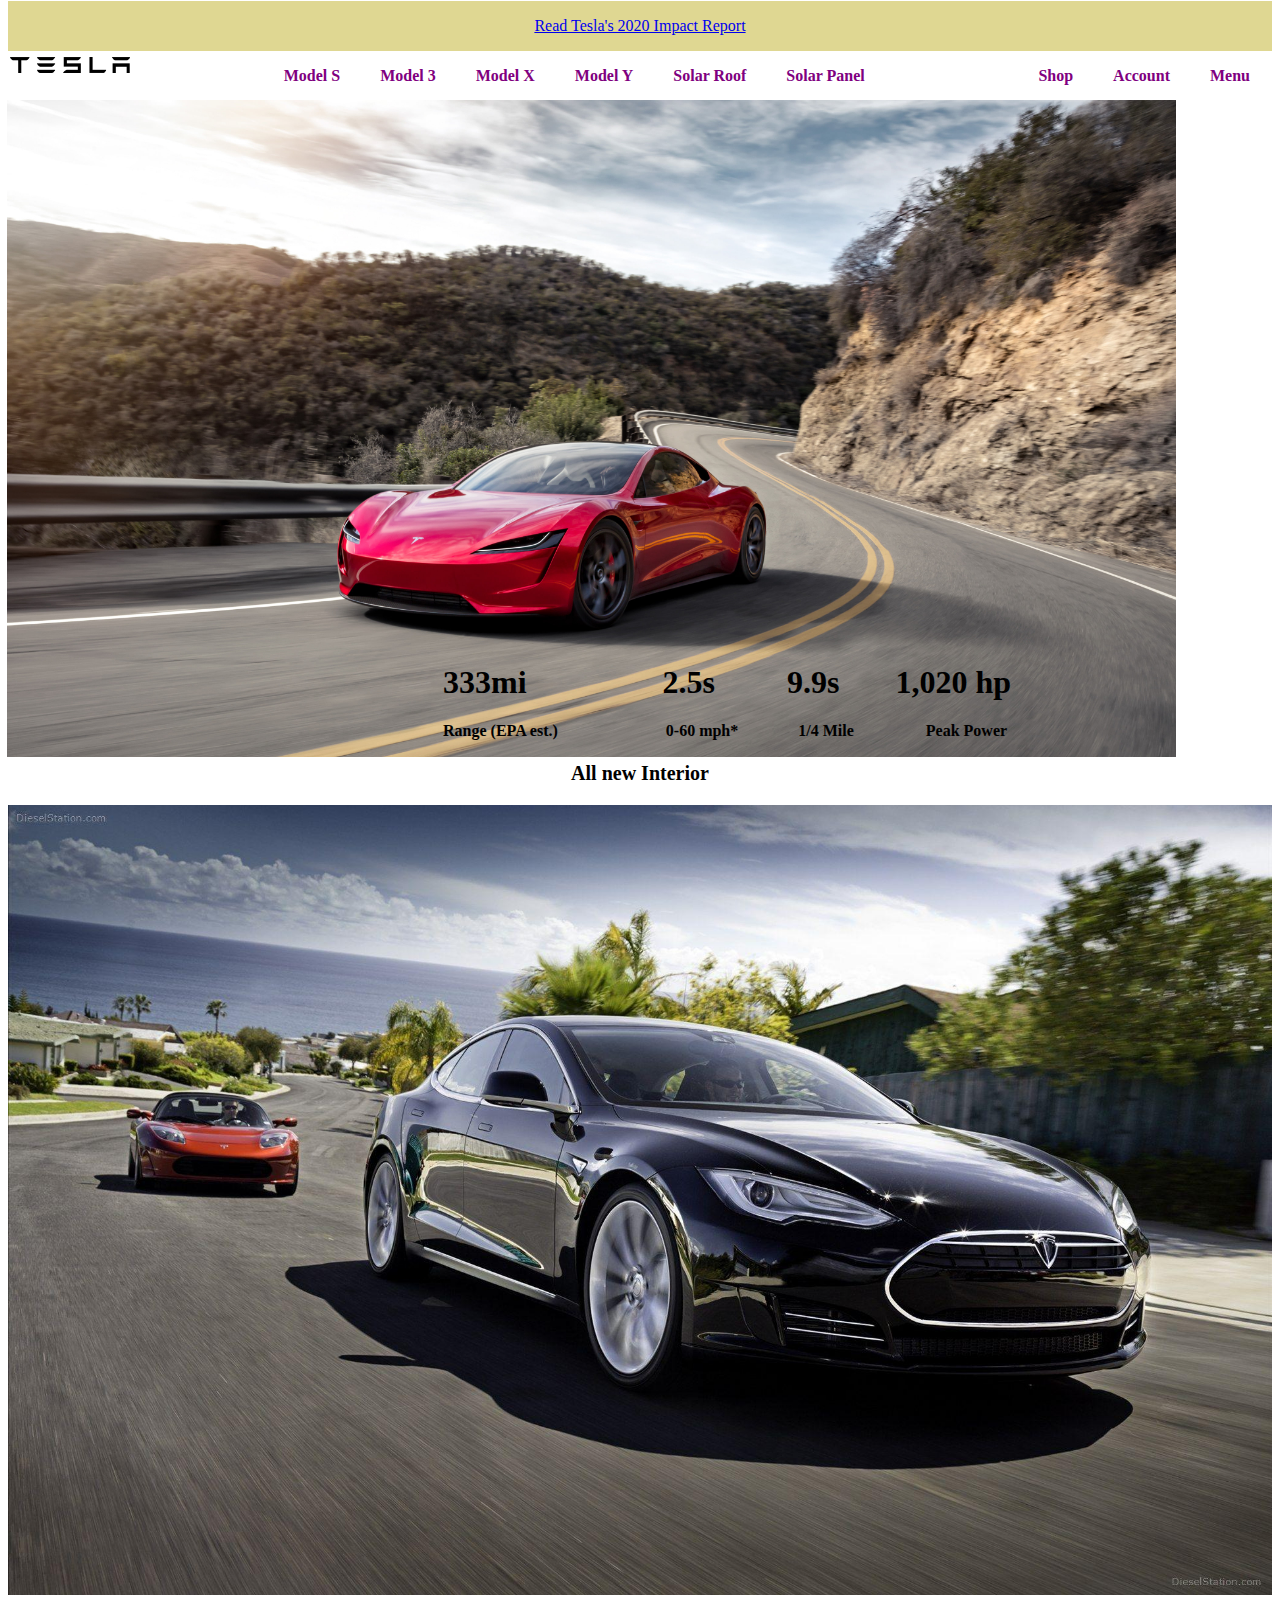
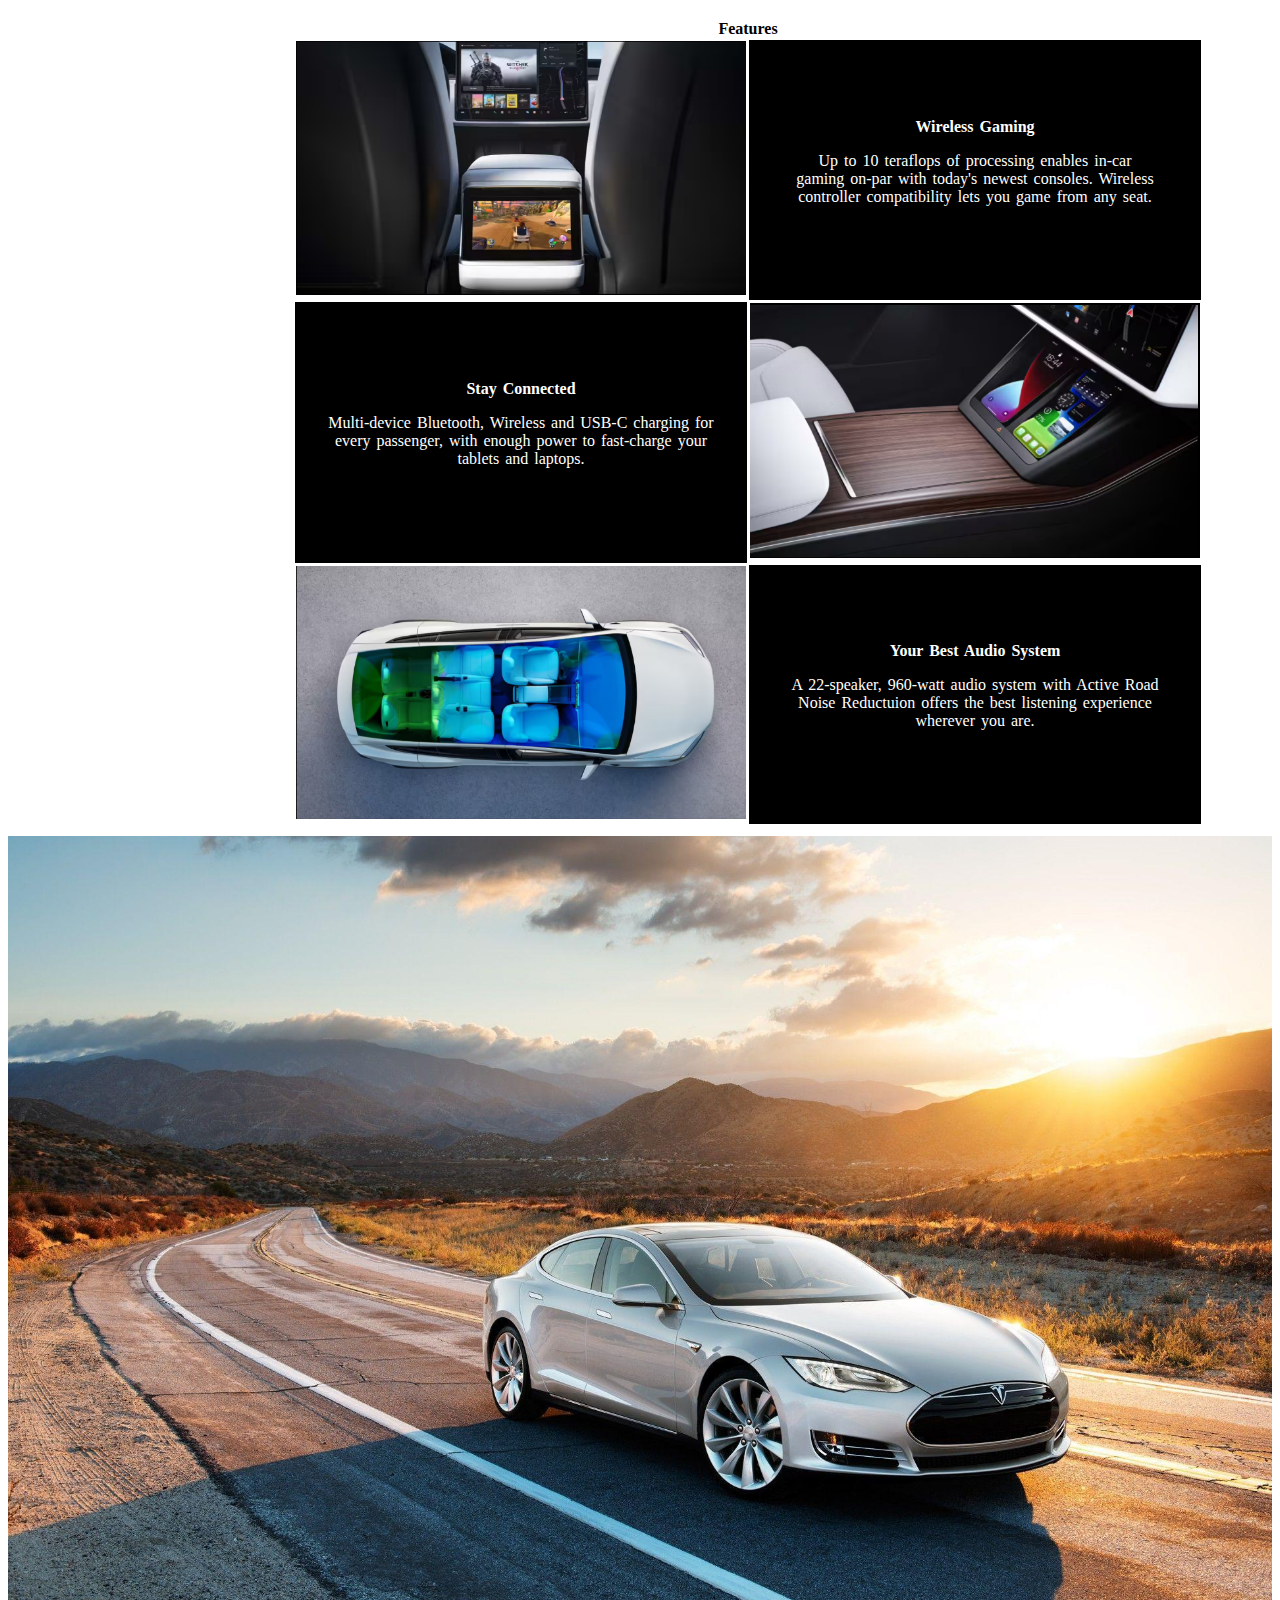
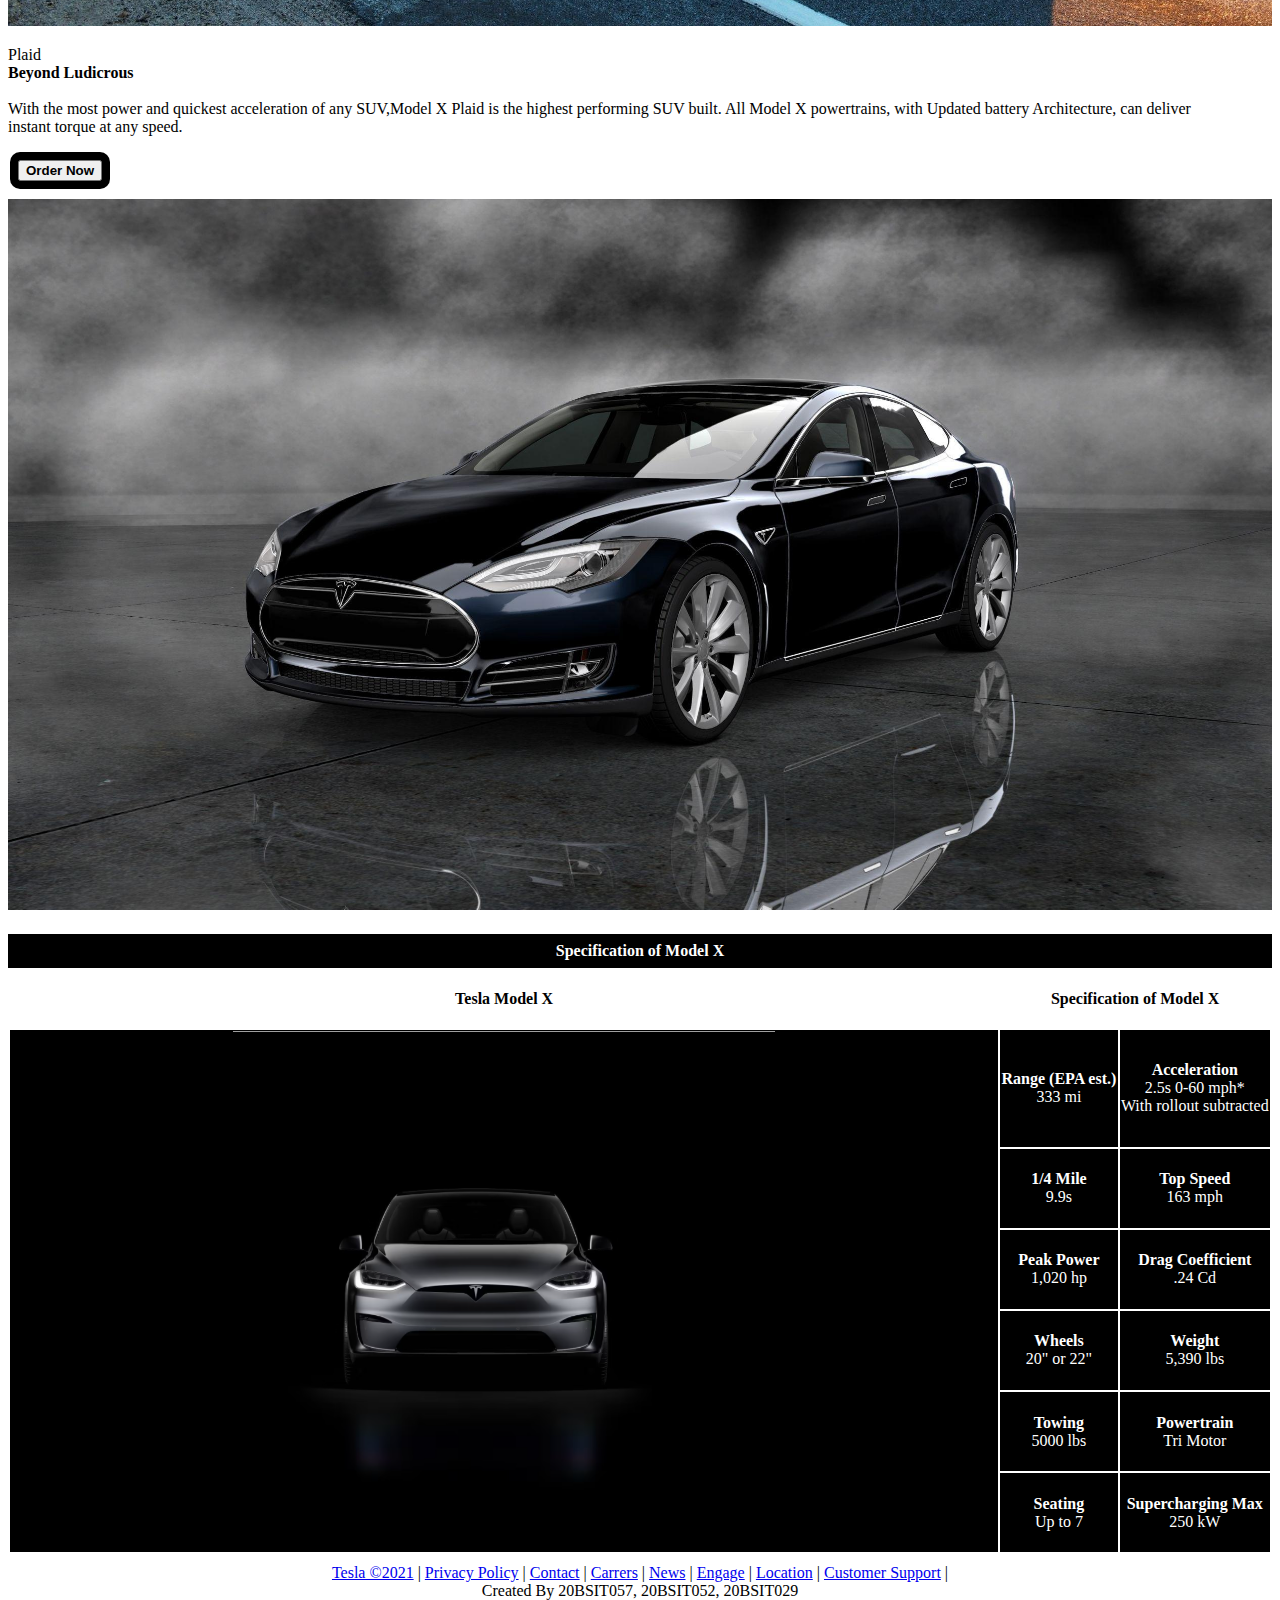
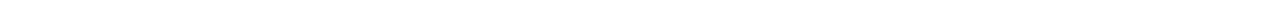
<file: Model X.html>
<!DOCTYPE html>
<html lang="en">
<head>
    <title>Model X</title>
    <link rel="stylesheet" type="text/css" href="Model X.css">
</head>
<body>
  <div class="header__announcement">
          <a href="Error.html">Read Tesla's 2020 Impact Report</a>
  </div>
    <div class="header__nav-section">
       <div>
            <img class="header__logo" src="tesla-logo-png-2244.png" width="120">
        </div>
          <div>
            <nav class="header__nav header__nav--main">
              <a href="models.html">Model S</a>
              <a href="model_3.html">Model 3</a>
              <a href="Model X.html">Model X</a>
              <a href="Model Y.html">Model Y</a>
              <a href="solar_roof.html">Solar Roof</a>
              <a href="solar.html">Solar Panel</a>
            </nav>
          </div>
            <div>
              <nav class="header__nav header__nav--sub">
              <a href="Error.html">Shop</a>
              <a href="Error.html">Account</a>
              <a href="Error.html">Menu</a>
              </nav>
            </div>
      </div>
        <div class="ispec3">
          <div class="headerimg">
             <img src="Teslacar_wallpaper.jpg" width="100%" height="10%">
          </div>
            <h1>333mi &nbsp; &nbsp; &nbsp; &nbsp; &nbsp; &nbsp; &nbsp; &nbsp; 2.5s &nbsp; &nbsp; &nbsp; &nbsp; 9.9s &nbsp; &nbsp; &nbsp; 1,020 hp </h1>
            <h4> Range (EPA est.)  &nbsp; &nbsp; &nbsp; &nbsp; &nbsp; &nbsp; &nbsp; &nbsp; &nbsp; &nbsp; &nbsp; &nbsp; &nbsp; 0-60 mph*  &nbsp; &nbsp; &nbsp; &nbsp; &nbsp; &nbsp; &nbsp;  1/4 Mile &nbsp; &nbsp; &nbsp; &nbsp; &nbsp; &nbsp; &nbsp; &nbsp; &nbsp;Peak Power</h4>
        </div>
  </div>

    <div class="slide_1">
      <p>All new Interior</p>
      <img src="tesla_1.jpg" width="100%" height="10%">
  </div> 

   <div class="table">
      <table>
        <caption style="color: black;" ><b>Features</b></caption>
        <tr>
            <td><img src="table_img_1.PNG" width="450px"></td>
            <td align="center" style="background-color: black;" width="450px"> <b style="color: white;">Wireless Gaming</b> <p style="color: white;">Up to 10 teraflops of processing enables in-car<br>gaming on-par with today's newest consoles. Wireless<br>controller compatibility lets you game from any seat.</p></td>
        </tr>
        <tr>
            <td align="center" style="background-color: black;" width="450px"> <b style="color: white;">Stay Connected</b> <p style="color: white;">Multi-device Bluetooth, Wireless and USB-C charging for<br> every passenger, with enough power to fast-charge your<br> tablets and laptops.</p></td>
            <td><img src="table_img_2.PNG" width="450px"></td>
        </tr>
        <tr>
          <td><img src="table_img_3.PNG" width="450px"></td>
          <td align="center" style="background-color: black;" width="450px"> <b style="color: white;">Your Best Audio System</b><p style="color: white;">A 22-speaker, 960-watt audio system with Active Road<br>Noise Reductuion offers the best listening experience<br>wherever you are.</p></td>
      </tr>
      </table>
    </div>
          <div class="para">
                <img src="tesla_2.jpg" width="100%" height="10%">
                <p>Plaid<br><b>Beyond Ludicrous</b><br><br>With the most power and quickest acceleration of any SUV,Model X Plaid is the highest performing SUV built. All Model X powertrains, with Updated battery Architecture, can deliver<br>instant torque at any speed.</p>
               <div class="button">
                <button><b>Order Now</b></button>
              </div>
          </div>
          <div>
                <img src="tesla_4.jpg" width="100%" height="10%">
          </div>
          <div class="tablehead">
            <caption>Specification of Model X</caption>
          </div>
            <div class="table2">
              <table style="width:100%">
                <tr>
                  <th style="text-align: center;">Tesla Model X</th>
                  <th colspan="2" style="text-align: center;">Specification of Model X</th>
                </tr>
                <tr>
                  <td rowspan="13"><img src="table_img_4.PNG" width="55%"></td>
                  <td><strong>Range (EPA est.)</strong><br>333 mi</td>
                  <td><strong>Acceleration</strong><br>2.5s 0-60 mph*<br>With rollout subtracted</td>
                </tr>
                <tr>
                   
                  <td><strong>1/4 Mile</strong><br>9.9s</td>
                  <td><strong>Top Speed</strong><br>163 mph</td>
                </tr>
                <tr>
                   
                  <td><strong>Peak Power</strong><br>1,020 hp</td>
                  <td><strong>Drag Coefficient</strong><br>.24 Cd</td>
                </tr>
                <tr>
                  
                  <td><strong>Wheels</strong><br>20" or 22"</td>
                  <td><strong>Weight</strong><br>5,390 lbs</td>
                </tr>
                <tr>
                   
                  <td><strong>Towing</strong><br>5000 lbs</td>
                  <td><strong>Powertrain</strong><br>Tri Motor</td>
                </tr>
                <tr>
                   
                  <td><strong>Seating</strong><br>Up to 7</td>
                  <td><strong>Supercharging Max</strong><br>250 kW</td>
                </tr>
              </table>
              </div>
               <div class="footer">
                 <footer>
                    <a href="Error.html">Tesla &#169;2021</a> |
                    <a href="Error.html">Privacy Policy</a> |
                    <a href="Error.html">Contact</a> |
                    <a href="Error.html">Carrers</a> | 
                    <a href="Error.html">News</a> |
                    <a href="Error.html">Engage</a> | 
                    <a href="Error.html">Location</a> |
                    <a href="Error.html">Customer Support</a> |
                 </footer>

                 <div class="Creator">
                  <caption>Created By 20BSIT057, 20BSIT052, 20BSIT029</caption>
                </div>
               </div>
</body>
</html>
</file>
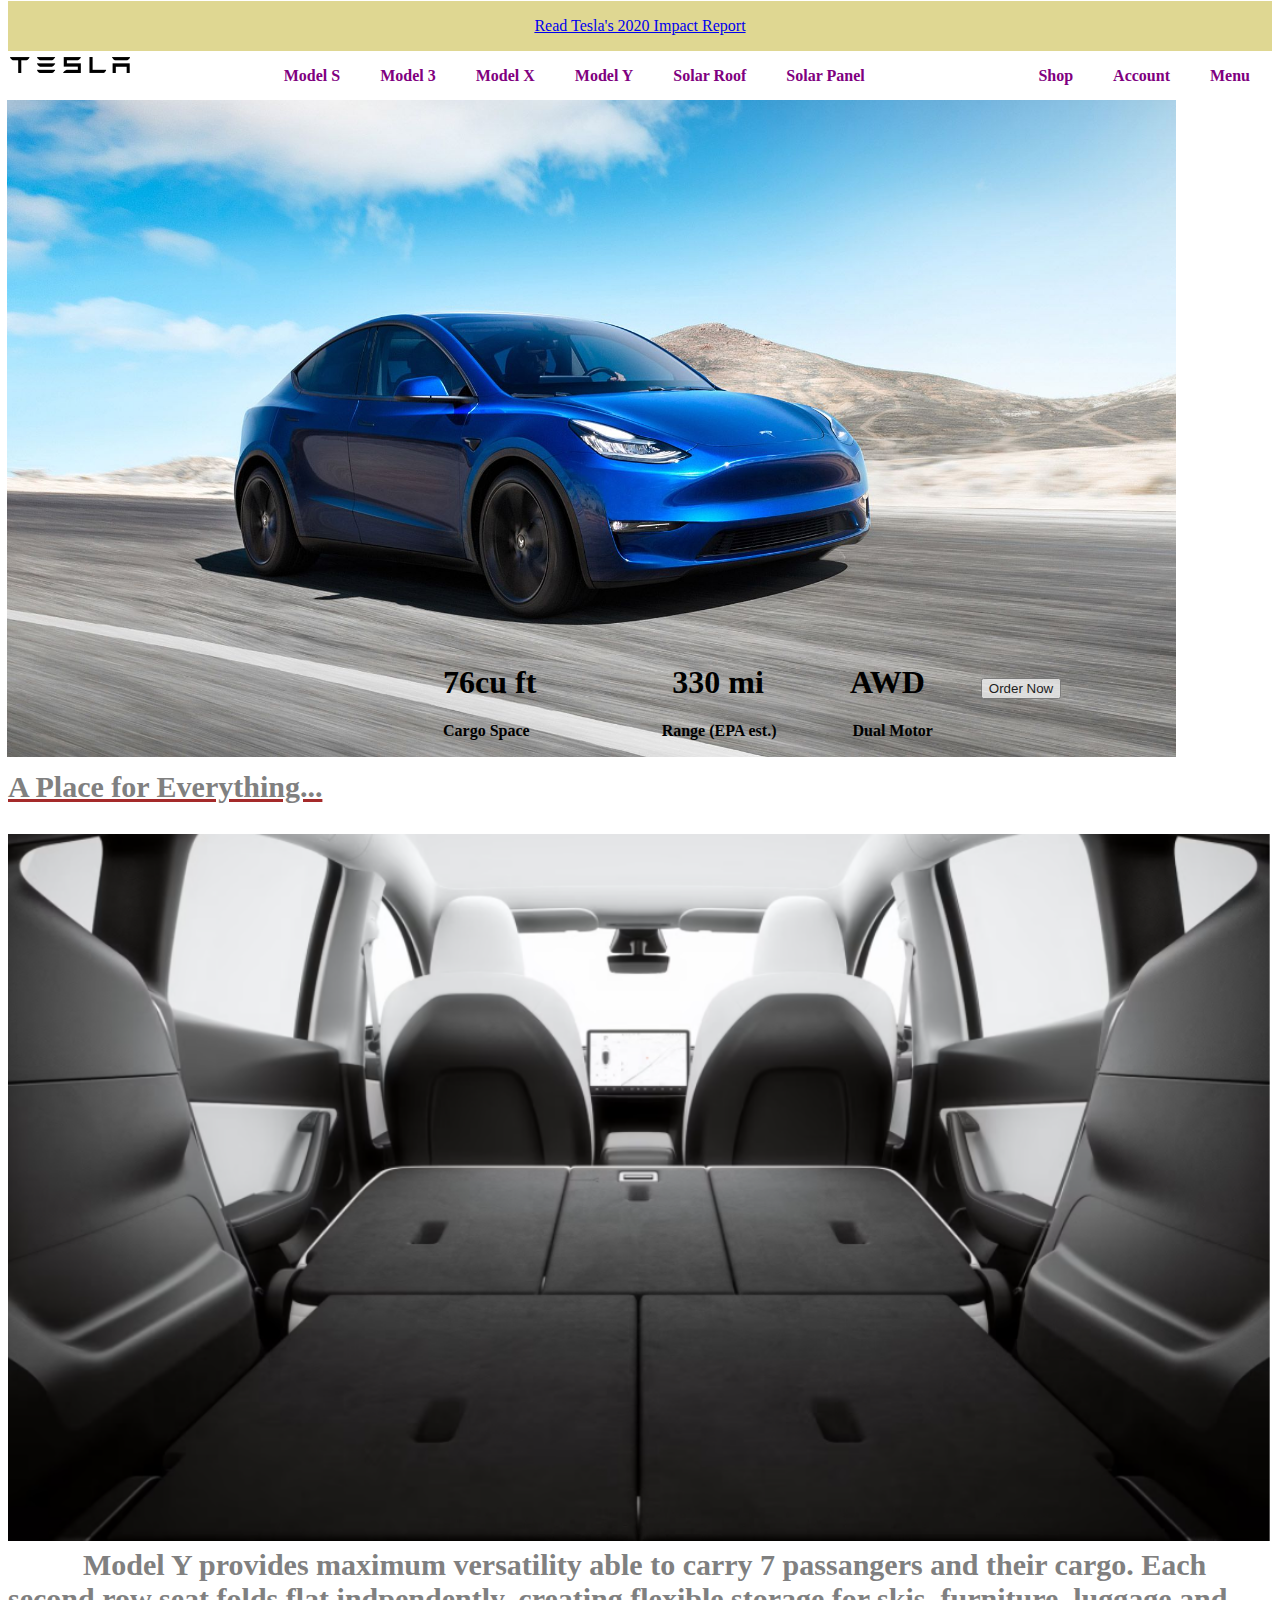
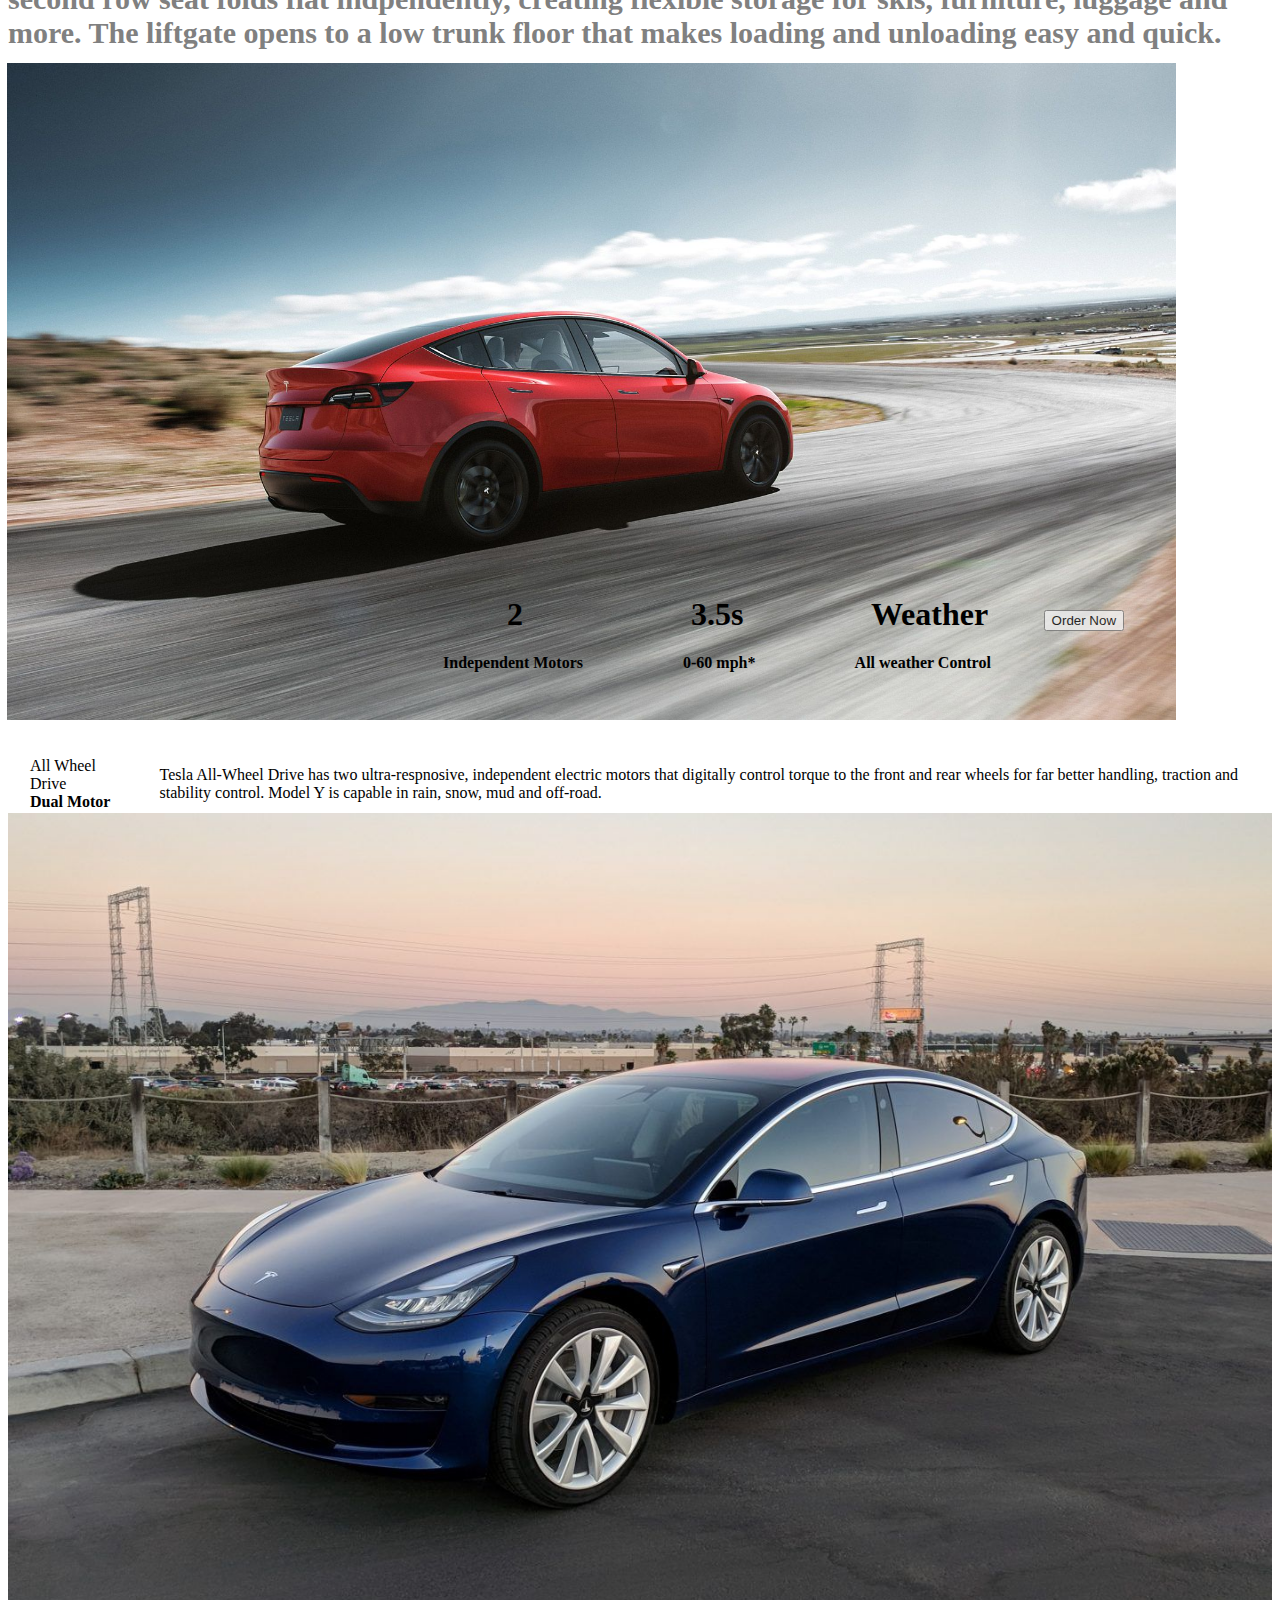
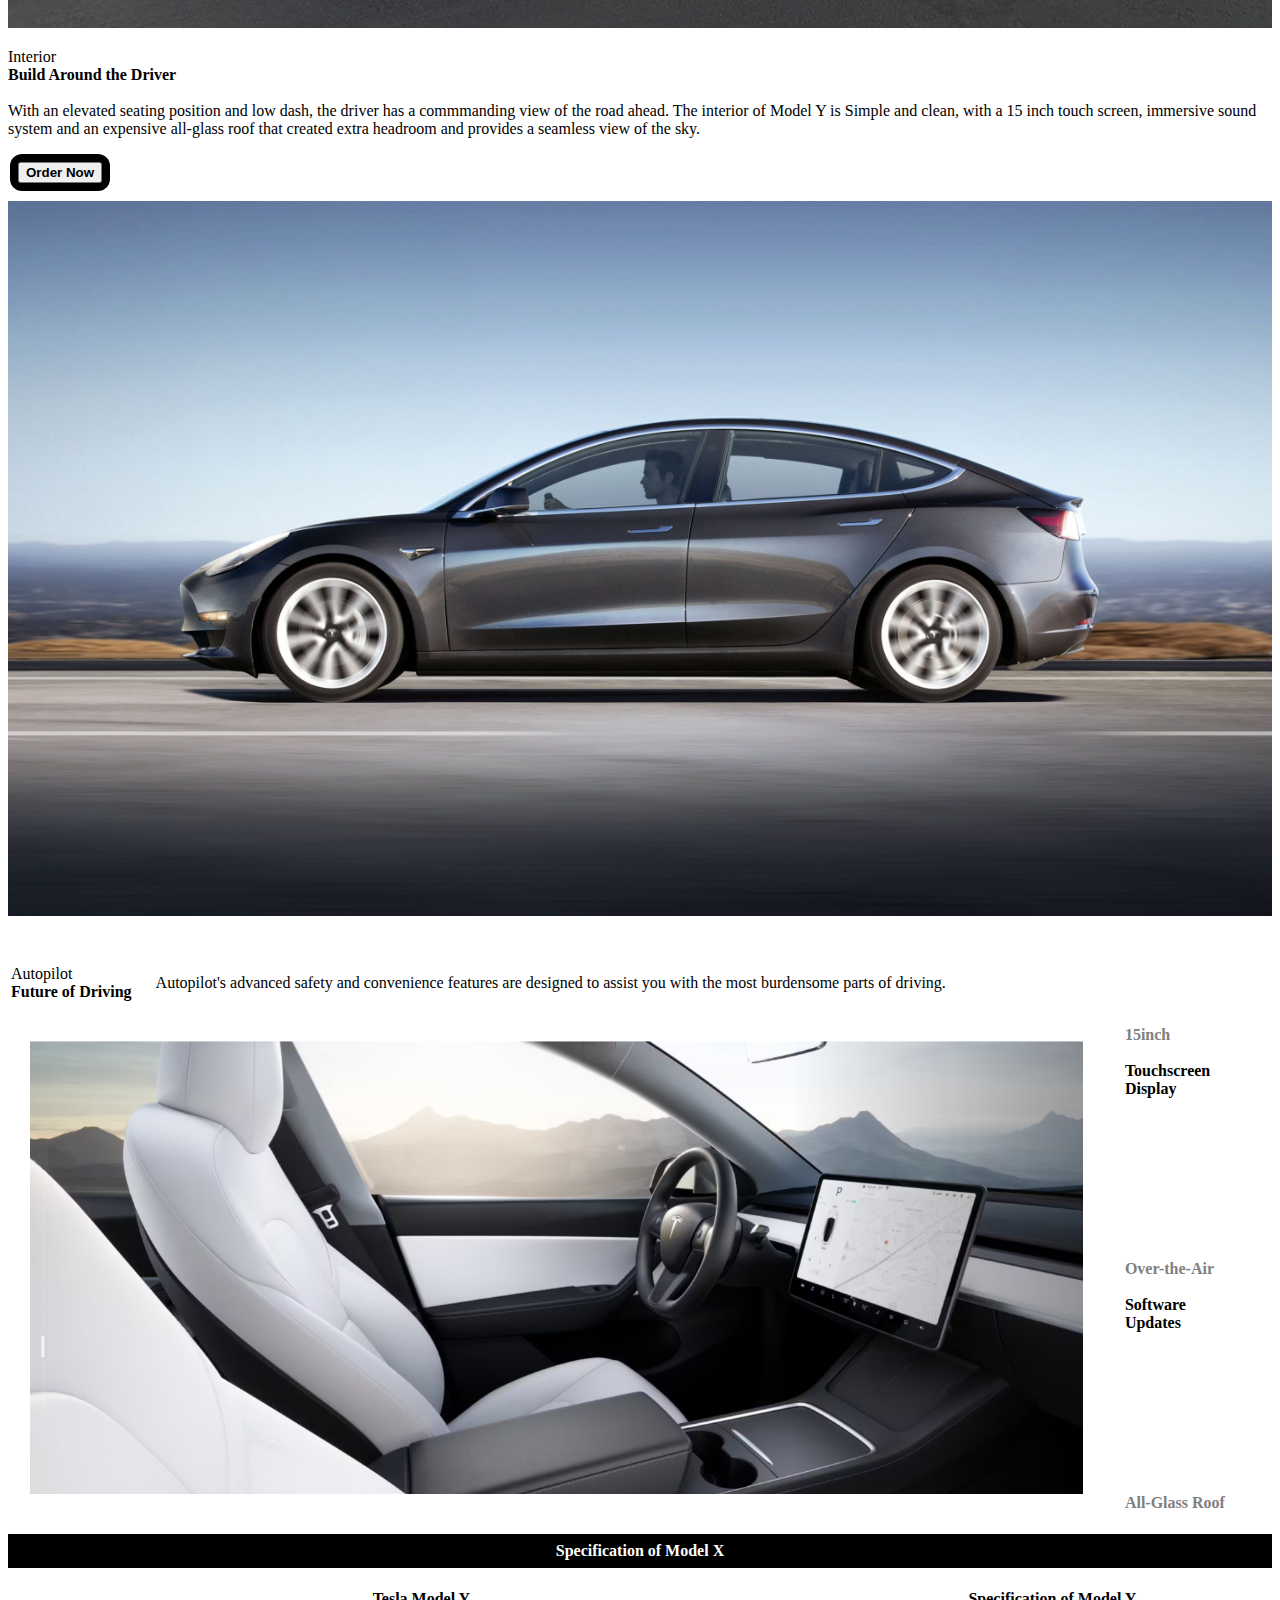
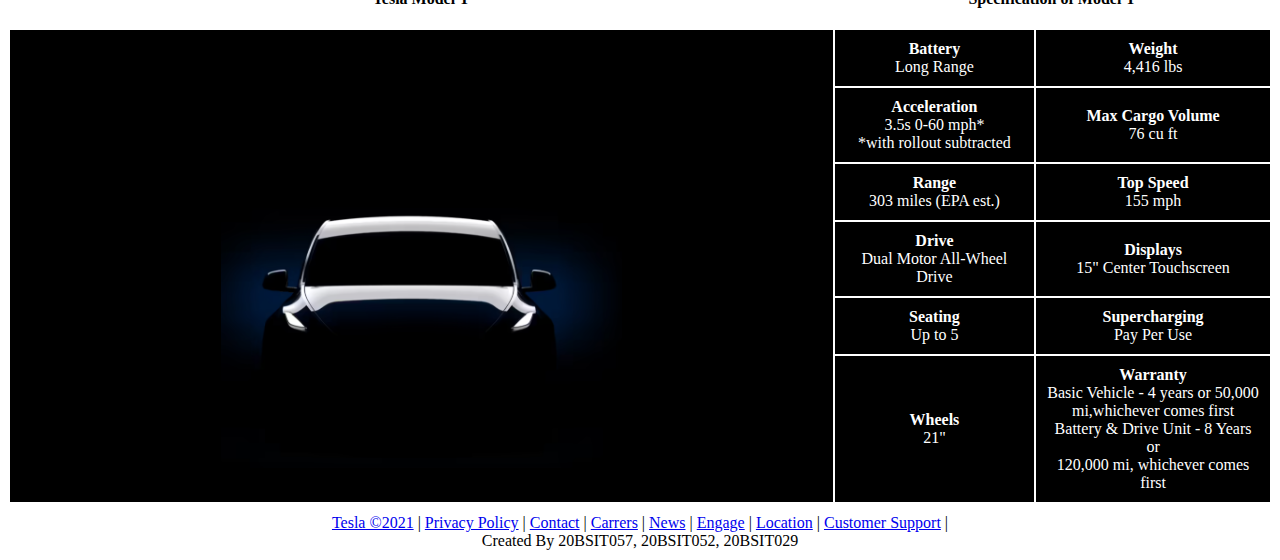
<file: Model Y.html>
<!DOCTYPE html>
<html lang="en">
<head>
    <title>Model Y</title>
    <link rel="stylesheet" type="text/css" href="Model Y.css">
</head>
<body>
  <div class="header__announcement">
          <a href="Error.html">Read Tesla's 2020 Impact Report</a>
  </div>
    <div class="header__nav-section">
       <div>
            <img class="header__logo" src="tesla-logo-png-2244.png" width="120">
        </div>
          <div>
            <nav class="header__nav header__nav--main">
              <a href="models.html">Model S</a>
              <a href="model_3.html">Model 3</a>
              <a href="Model X.html">Model X</a>
              <a href="Model Y.html">Model Y</a>
              <a href="solar_roof.html">Solar Roof</a>
              <a href="solar.html">Solar Panel</a>
            </nav>
          </div>
            <div>
              <nav class="header__nav header__nav--sub">
              <a href="Error.html">Shop</a>
              <a href="Error.html">Account</a>
              <a href="Error.html">Menu</a>
              </nav>
            </div>
      </div>
        <div class="ispec3">
          <div class="headerimg">
             <img src="model_y1.jpg" width="100%" height="10%">
          </div>
            <h1>76cu ft &nbsp; &nbsp; &nbsp; &nbsp; &nbsp; &nbsp; &nbsp; &nbsp; 330 mi &nbsp; &nbsp; &nbsp; &nbsp; &nbsp;  AWD &nbsp; &nbsp; &nbsp; <button style="opacity: 0.8;">Order Now</button></h1>
            <h4> Cargo Space  &nbsp; &nbsp; &nbsp; &nbsp; &nbsp; &nbsp; &nbsp; &nbsp; &nbsp; &nbsp; &nbsp; &nbsp; &nbsp; &nbsp; &nbsp; &nbsp; Range (EPA est.)  &nbsp; &nbsp; &nbsp; &nbsp; &nbsp; &nbsp; &nbsp; &nbsp; &nbsp;  Dual Motor &nbsp; &nbsp; &nbsp; &nbsp; &nbsp; &nbsp; &nbsp; &nbsp; &nbsp;</h4>
        </div>
  </div>
    <div class="slide_1">
      <p><u style="text-decoration-color:brown;">A Place for Everything...</u></p>
      <img src="model_yspace.PNG" width="100%" height="10%">
      <caption> &nbsp; &nbsp; &nbsp; &nbsp; &nbsp; Model Y provides maximum versatility able to carry 7 passangers and their cargo. Each second row seat folds flat indpendently, creating flexible storage for skis, furniture, luggage and more. The liftgate opens to a low trunk floor that makes loading and unloading easy and quick.</caption>
  </div> 
    <div class="ispec4">
     <div class="model_y2">
        <img src="model_y2.jpg" width="100%" height="10%">
     </div>
         <h1> &nbsp; &nbsp; &nbsp; &nbsp; 2 &nbsp; &nbsp; &nbsp; &nbsp; &nbsp; &nbsp; &nbsp; &nbsp; &nbsp; &nbsp; 3.5s &nbsp; &nbsp; &nbsp; &nbsp; &nbsp;&nbsp; &nbsp; &nbsp;  Weather &nbsp; &nbsp; &nbsp; <button style="opacity: 0.8;">Order Now</button></h1>
        <h4> Independent Motors  &nbsp; &nbsp; &nbsp; &nbsp; &nbsp; &nbsp; &nbsp; &nbsp; &nbsp; &nbsp; &nbsp; &nbsp;  0-60 mph*  &nbsp; &nbsp; &nbsp; &nbsp; &nbsp; &nbsp; &nbsp; &nbsp; &nbsp; &nbsp; &nbsp; &nbsp;   All weather Control &nbsp; &nbsp; &nbsp; &nbsp; &nbsp; &nbsp; &nbsp; &nbsp; &nbsp;</h4>
    </div>
       <div class="table1"> 
            <table>
                <tr>
                    <th></th>
                    <th></th>
                  </tr>
                  <tr>
                    <td>All Wheel Drive<br> <b>Dual Motor</b></td>
                    <td>Tesla All-Wheel Drive has two ultra-respnosive, independent electric motors that digitally control torque to the front and rear wheels for far better handling, traction and stability control. Model Y is capable in rain, snow, mud and off-road.</td>
                  </tr>
            </table>
       </div>

          <div class="para">
                <img src="model_y3.jpg" width="100%" height="10%">
                <p>Interior<br><b>Build Around the Driver</b><br><br>With an elevated seating position and low dash, the driver has a commmanding view of the road ahead. The interior of Model Y is Simple and clean, with a 15 inch touch screen, immersive sound system and an expensive all-glass roof that created extra headroom and provides a seamless view of the sky.</p>
                 <div class="button">
                    <button><b>Order Now</b></button>
                 </div>
          </div>
             <div>
                <img src="model_y4.jpg" width="100%" height="10%">
             </div>
                  <div class="table2">
                    <table>
                      <tr>
                          <th></th>
                          <th></th>
                        </tr>
                        <tr>
                          <td>Autopilot<br> <b>Future of Driving</b></td>
                          <td> &nbsp; &nbsp; &nbsp;Autopilot's advanced safety and convenience features are designed to assist you with the most burdensome parts of driving.</td>
                        </tr>
                    </table>
                  </div>

                    <div class="table3">
                      <table>
                       <tr>
                         <th><img src="model_yspace2.PNG" width="100%"></th>
                         <th> <b style="color: gray;">15inch</b><br><br>Touchscreen Display<br><br><br><br><br><br><br><br><br><br>
                          <b style="color: gray;">Over-the-Air</b><br><br>Software<br>Updates<br><br><br><br><br><br><br><br><br><br>
                          <b style="color: gray;">All-Glass Roof</b></th>
                       </tr>
                      </table>
                    </div>
                <div class="tablehead">
                   <caption>Specification of Model X</caption>
                </div>

             <div class="table4">
              <table style="width:100%">
                <tr>
                  <th style="text-align: center;">Tesla Model Y</th>
                  <th colspan="2" style="text-align: center;">Specification of Model Y</th>
                </tr>
                <tr>
                  <td rowspan="13"><img src="model_yspec.PNG" width="50%"></td>
                  <td><strong>Battery</strong><br>Long Range</td>
                  <td><strong>Weight</strong><br>4,416 lbs</td>
                </tr>
                <tr>
                  <td><strong>Acceleration</strong><br>3.5s 0-60 mph*<br>*with rollout subtracted</td>
                  <td><strong>Max Cargo Volume</strong><br>76 cu ft</td>
                </tr>
                <tr> 
                  <td><strong>Range</strong><br>303 miles (EPA est.)</td>
                  <td><strong>Top Speed</strong><br>155 mph</td>
                </tr>
                <tr>
                  <td><strong>Drive</strong><br>Dual Motor All-Wheel Drive</td>
                  <td><strong>Displays</strong><br>15" Center Touchscreen</td>
                </tr>
                <tr>
                  <td><strong>Seating</strong><br>Up to 5</td>
                  <td><strong>Supercharging</strong><br>Pay Per Use</td>
                </tr>
                <tr>
                  <td><strong>Wheels</strong><br>21"</td>
                  <td><strong>Warranty</strong><br>Basic Vehicle - 4 years or 50,000<br> mi,whichever comes first<br>Battery & Drive Unit - 8 Years or<br>120,000 mi, whichever comes first</td>
                </tr>
              </table>
              </div>
               <div class="footer">
                 <footer>
                    <a href="Error.html">Tesla &#169;2021</a> |
                    <a href="Error.html">Privacy Policy</a> |
                    <a href="Error.html">Contact</a> |
                    <a href="Error.html">Carrers</a> | 
                    <a href="Error.html">News</a> |
                    <a href="Error.html">Engage</a> | 
                    <a href="Error.html">Location</a> |
                    <a href="Error.html">Customer Support</a> |
                 </footer>

                <div class="Creator">
                  <caption>Created By 20BSIT057, 20BSIT052, 20BSIT029</caption>
                </div>
              </div>
</body>
</html>
</file>
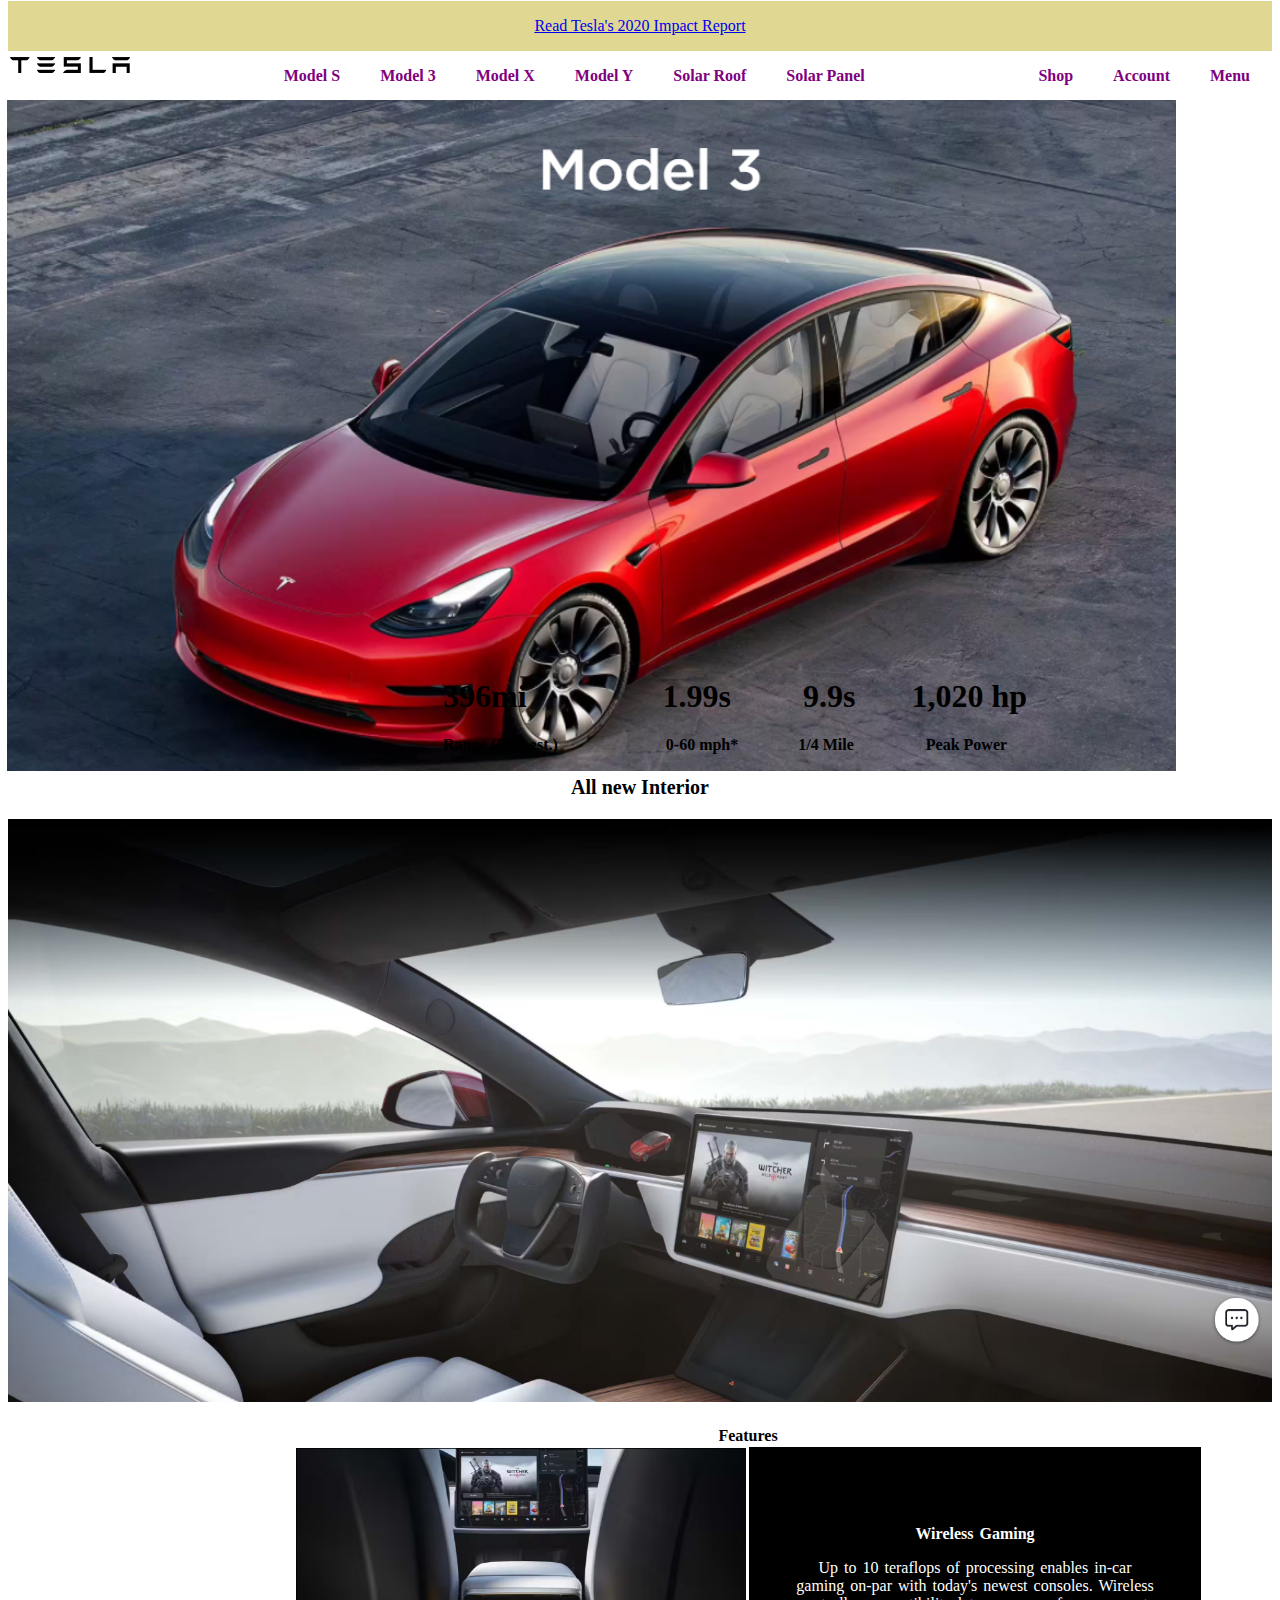
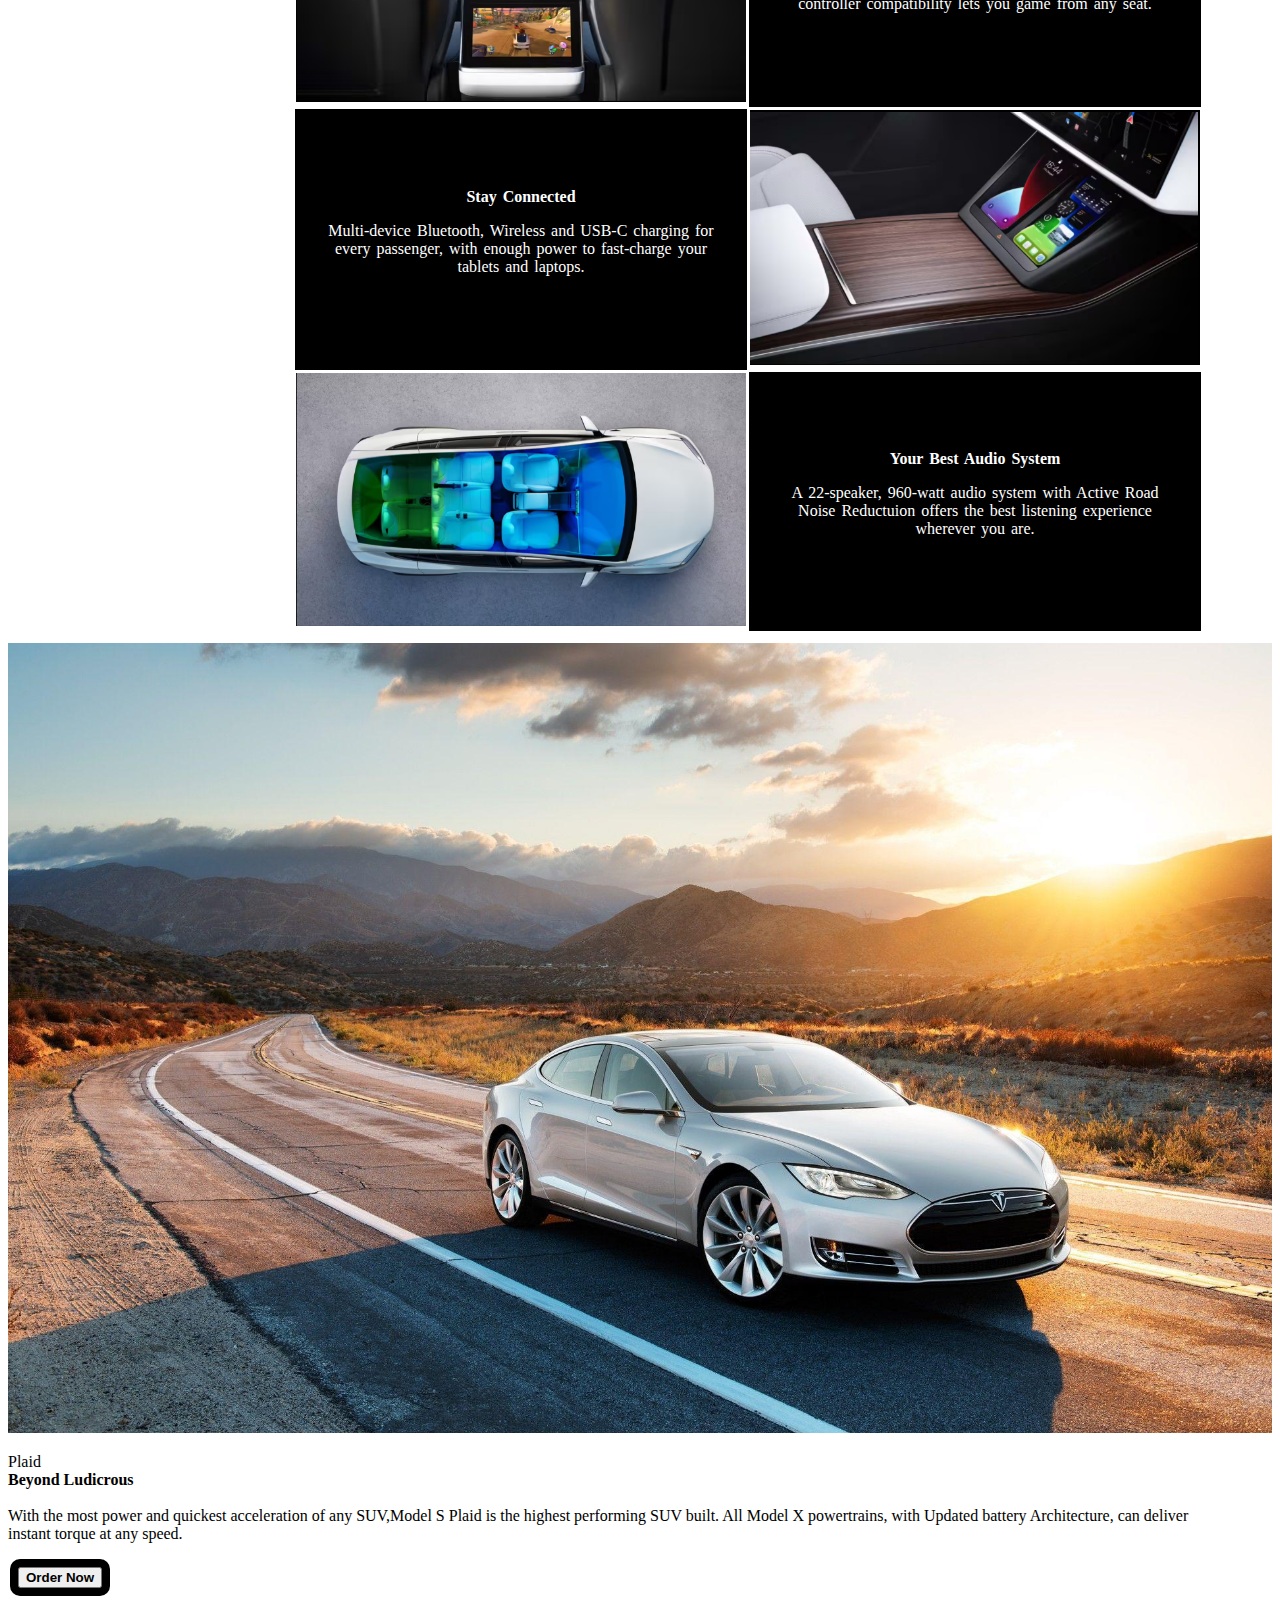
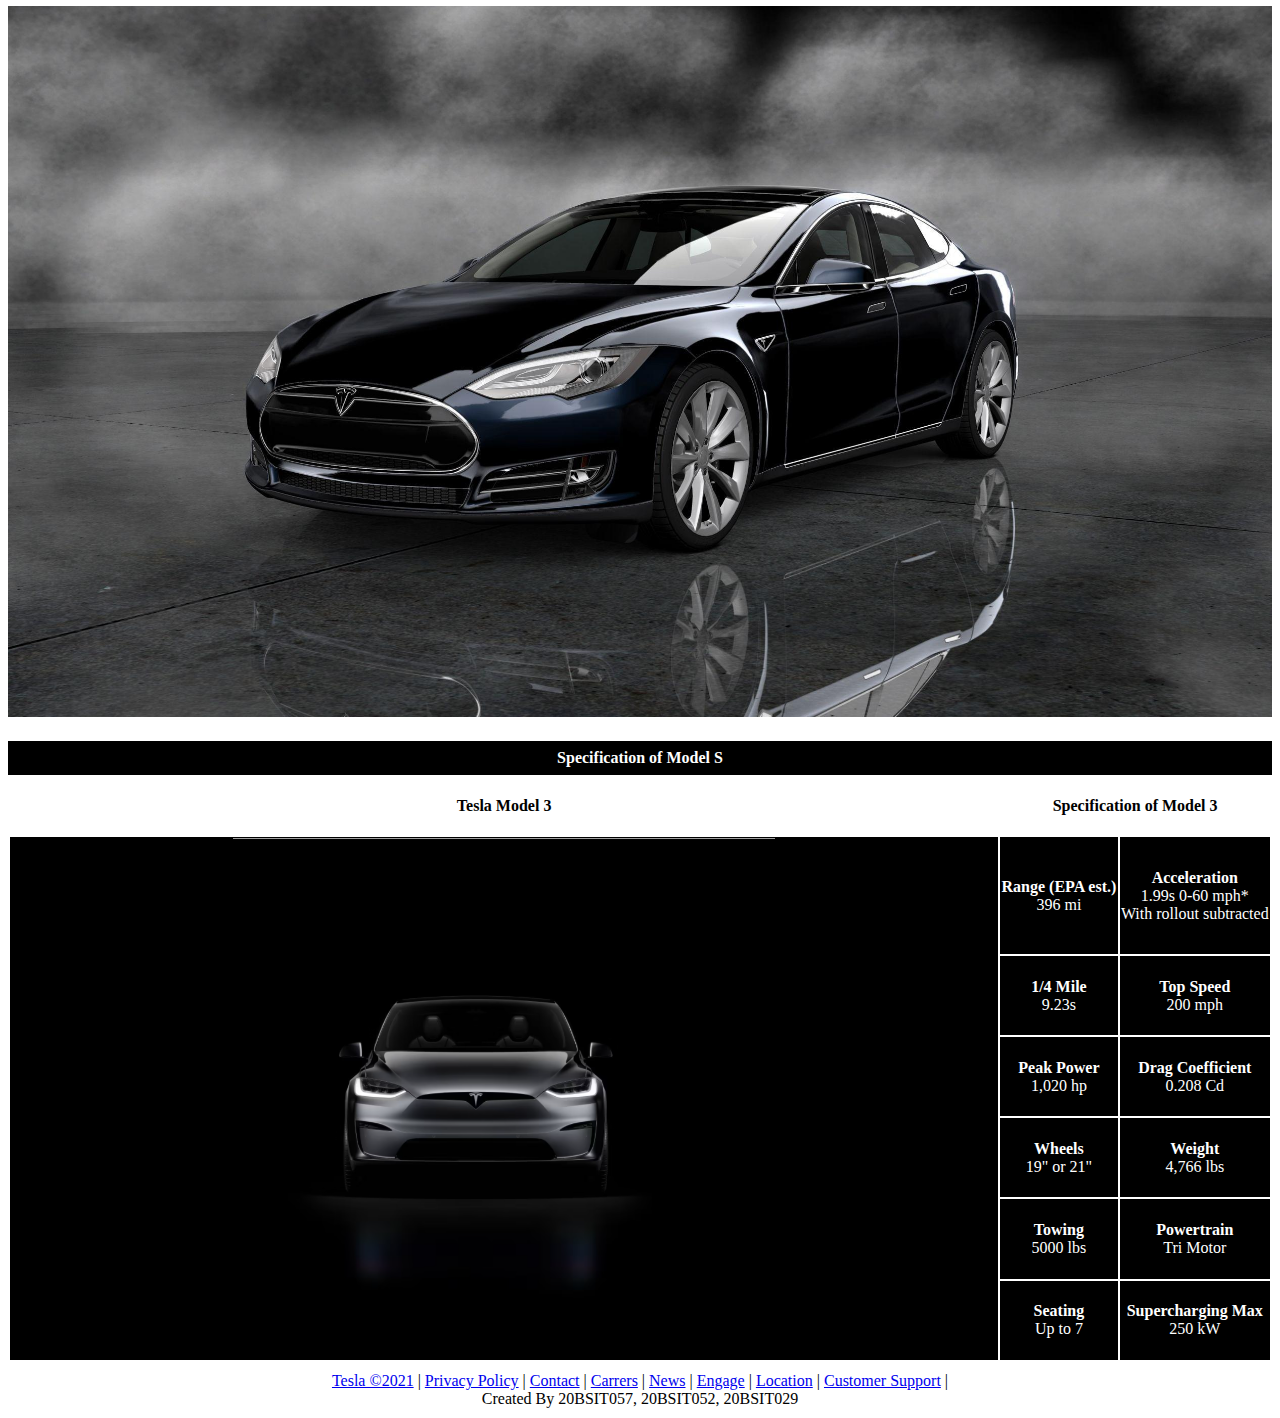
<file: model_3.html>
<!DOCTYPE html>
<html lang="en">
<head>
    <title>Model S</title>
    <link rel="stylesheet" type="text/css" href="model_3.css">
</head>
<body>
  <div class="header__announcement">
          <a href="Error.html">Read Tesla's 2020 Impact Report</a>
  </div>
    <div class="header__nav-section">
       <div>
            <img class="header__logo" src="tesla-logo-png-2244.png" width="120">
        </div>
          <div>
            <nav class="header__nav header__nav--main">
              <a href="models.html">Model S</a>
              <a href="model_3.html">Model 3</a>
              <a href="Model X.html">Model X</a>
              <a href="Model Y.html">Model Y</a>
              <a href="solar_roof.html">Solar Roof</a>
              <a href="solar.html">Solar Panel</a>
            </nav>
          </div>
            <div>
              <nav class="header__nav header__nav--sub">
              <a href="Error.html">Shop</a>
              <a href="Error.html">Account</a>
              <a href="Error.html">Menu</a>
              </nav>
            </div>
      </div>
        <div class="ispec3">
          <div class="headerimg">
             <img src="model_3_home.PNG" width="100%" height="10%">
          </div>
            <h1>396mi &nbsp; &nbsp; &nbsp; &nbsp; &nbsp; &nbsp; &nbsp; &nbsp; 1.99s &nbsp; &nbsp; &nbsp; &nbsp; 9.9s &nbsp; &nbsp; &nbsp; 1,020 hp </h1>
            <h4> Range (EPA est.)  &nbsp; &nbsp; &nbsp; &nbsp; &nbsp; &nbsp; &nbsp; &nbsp; &nbsp; &nbsp; &nbsp; &nbsp; &nbsp; 0-60 mph*  &nbsp; &nbsp; &nbsp; &nbsp; &nbsp; &nbsp; &nbsp;  1/4 Mile &nbsp; &nbsp; &nbsp; &nbsp; &nbsp; &nbsp; &nbsp; &nbsp; &nbsp;Peak Power</h4>
        </div>
  </div>

    <div class="slide_1">
      <p>All new Interior</p>
      <img src="interior_s.PNG" width="100%" height="10%">
  </div> 

   <div class="table">
      <table>
        <caption style="color: black;" ><b>Features</b></caption>
        <tr>
            <td><img src="table_img_1.PNG" width="450px"></td>
            <td align="center" style="background-color: black;" width="450px"> <b style="color: white;">Wireless Gaming</b> <p style="color: white;">Up to 10 teraflops of processing enables in-car<br>gaming on-par with today's newest consoles. Wireless<br>controller compatibility lets you game from any seat.</p></td>
        </tr>
        <tr>
            <td align="center" style="background-color: black;" width="450px"> <b style="color: white;">Stay Connected</b> <p style="color: white;">Multi-device Bluetooth, Wireless and USB-C charging for<br> every passenger, with enough power to fast-charge your<br> tablets and laptops.</p></td>
            <td><img src="table_img_2.PNG" width="450px"></td>
        </tr>
        <tr>
          <td><img src="table_img_3.PNG" width="450px"></td>
          <td align="center" style="background-color: black;" width="450px"> <b style="color: white;">Your Best Audio System</b><p style="color: white;">A 22-speaker, 960-watt audio system with Active Road<br>Noise Reductuion offers the best listening experience<br>wherever you are.</p></td>
      </tr>
      </table>
    </div>
          <div class="para">
                <img src="tesla_2.jpg" width="100%" height="10%">
                <p>Plaid<br><b>Beyond Ludicrous</b><br><br>With the most power and quickest acceleration of any SUV,Model S Plaid is the highest performing SUV built. All Model X powertrains, with Updated battery Architecture, can deliver<br>instant torque at any speed.</p>
               <div class="button">
                <button><b>Order Now</b></button>
              </div>
          </div>
          <div>
                <img src="tesla_4.jpg" width="100%" height="10%">
          </div>
          <div class="tablehead">
            <caption>Specification of Model S</caption>
          </div>
            <div class="table2">
              <table style="width:100%">
                <tr>
                  <th style="text-align: center;">Tesla Model 3</th>
                  <th colspan="2" style="text-align: center;">Specification of Model 3</th>
                </tr>
                <tr>
                  <td rowspan="13"><img src="table_img_4.PNG" width="55%"></td>
                  <td><strong>Range (EPA est.)</strong><br>396 mi</td>
                  <td><strong>Acceleration</strong><br>1.99s 0-60 mph*<br>With rollout subtracted</td>
                </tr>
                <tr>
                   
                  <td><strong>1/4 Mile</strong><br>9.23s</td>
                  <td><strong>Top Speed</strong><br>200 mph</td>
                </tr>
                <tr>
                   
                  <td><strong>Peak Power</strong><br>1,020 hp</td>
                  <td><strong>Drag Coefficient</strong><br>0.208 Cd</td>
                </tr>
                <tr>
                  
                  <td><strong>Wheels</strong><br>19" or 21"</td>
                  <td><strong>Weight</strong><br>4,766 lbs</td>
                </tr>
                <tr>
                   
                  <td><strong>Towing</strong><br>5000 lbs</td>
                  <td><strong>Powertrain</strong><br>Tri Motor</td>
                </tr>
                <tr>
                   
                  <td><strong>Seating</strong><br>Up to 7</td>
                  <td><strong>Supercharging Max</strong><br>250 kW</td>
                </tr>
              </table>
              </div>
               <div class="footer">
                 <footer>
                    <a href="Error.html">Tesla &#169;2021</a> |
                    <a href="Error.html">Privacy Policy</a> |
                    <a href="Error.html">Contact</a> |
                    <a href="Error.html">Carrers</a> | 
                    <a href="Error.html">News</a> |
                    <a href="Error.html">Engage</a> | 
                    <a href="Error.html">Location</a> |
                    <a href="Error.html">Customer Support</a> |
                 </footer>

                 <div class="Creator">
                  <caption>Created By 20BSIT057, 20BSIT052, 20BSIT029</caption>
                </div>
               </div>
</body>
</html>
</file>
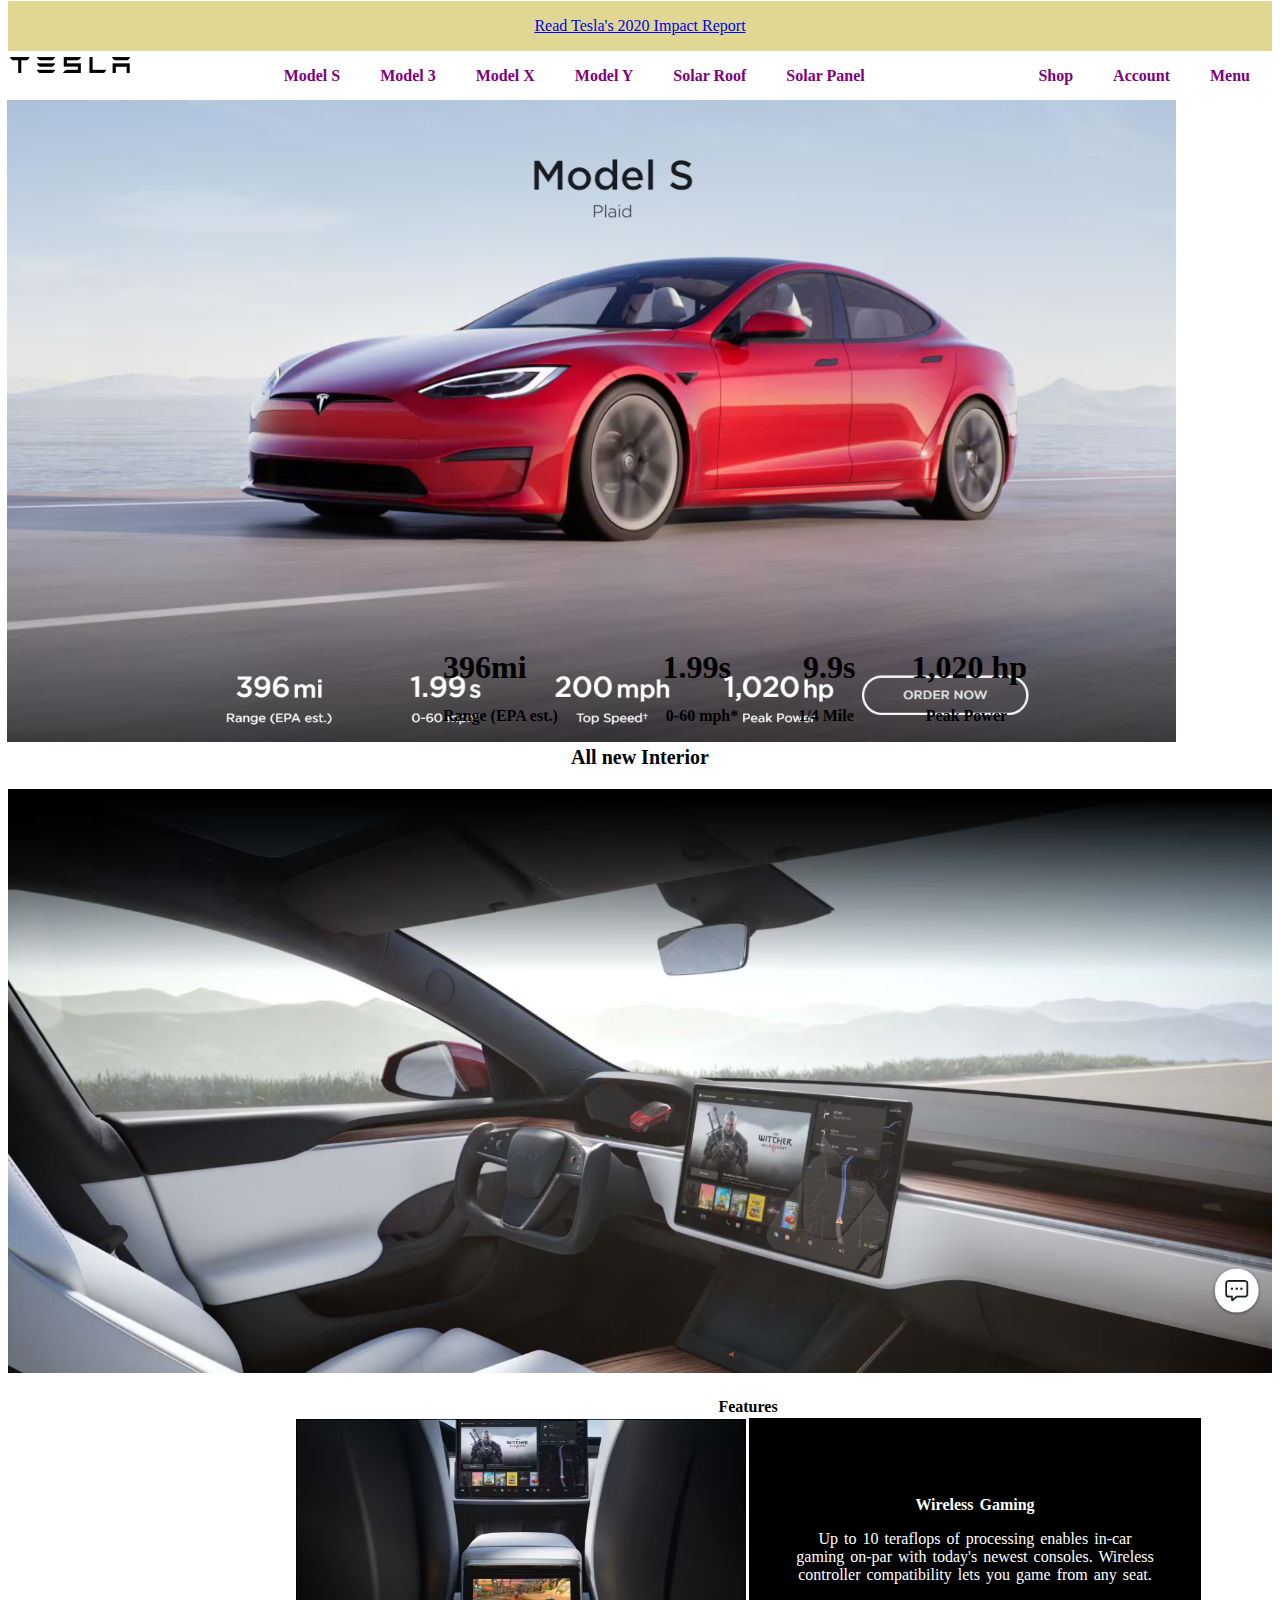
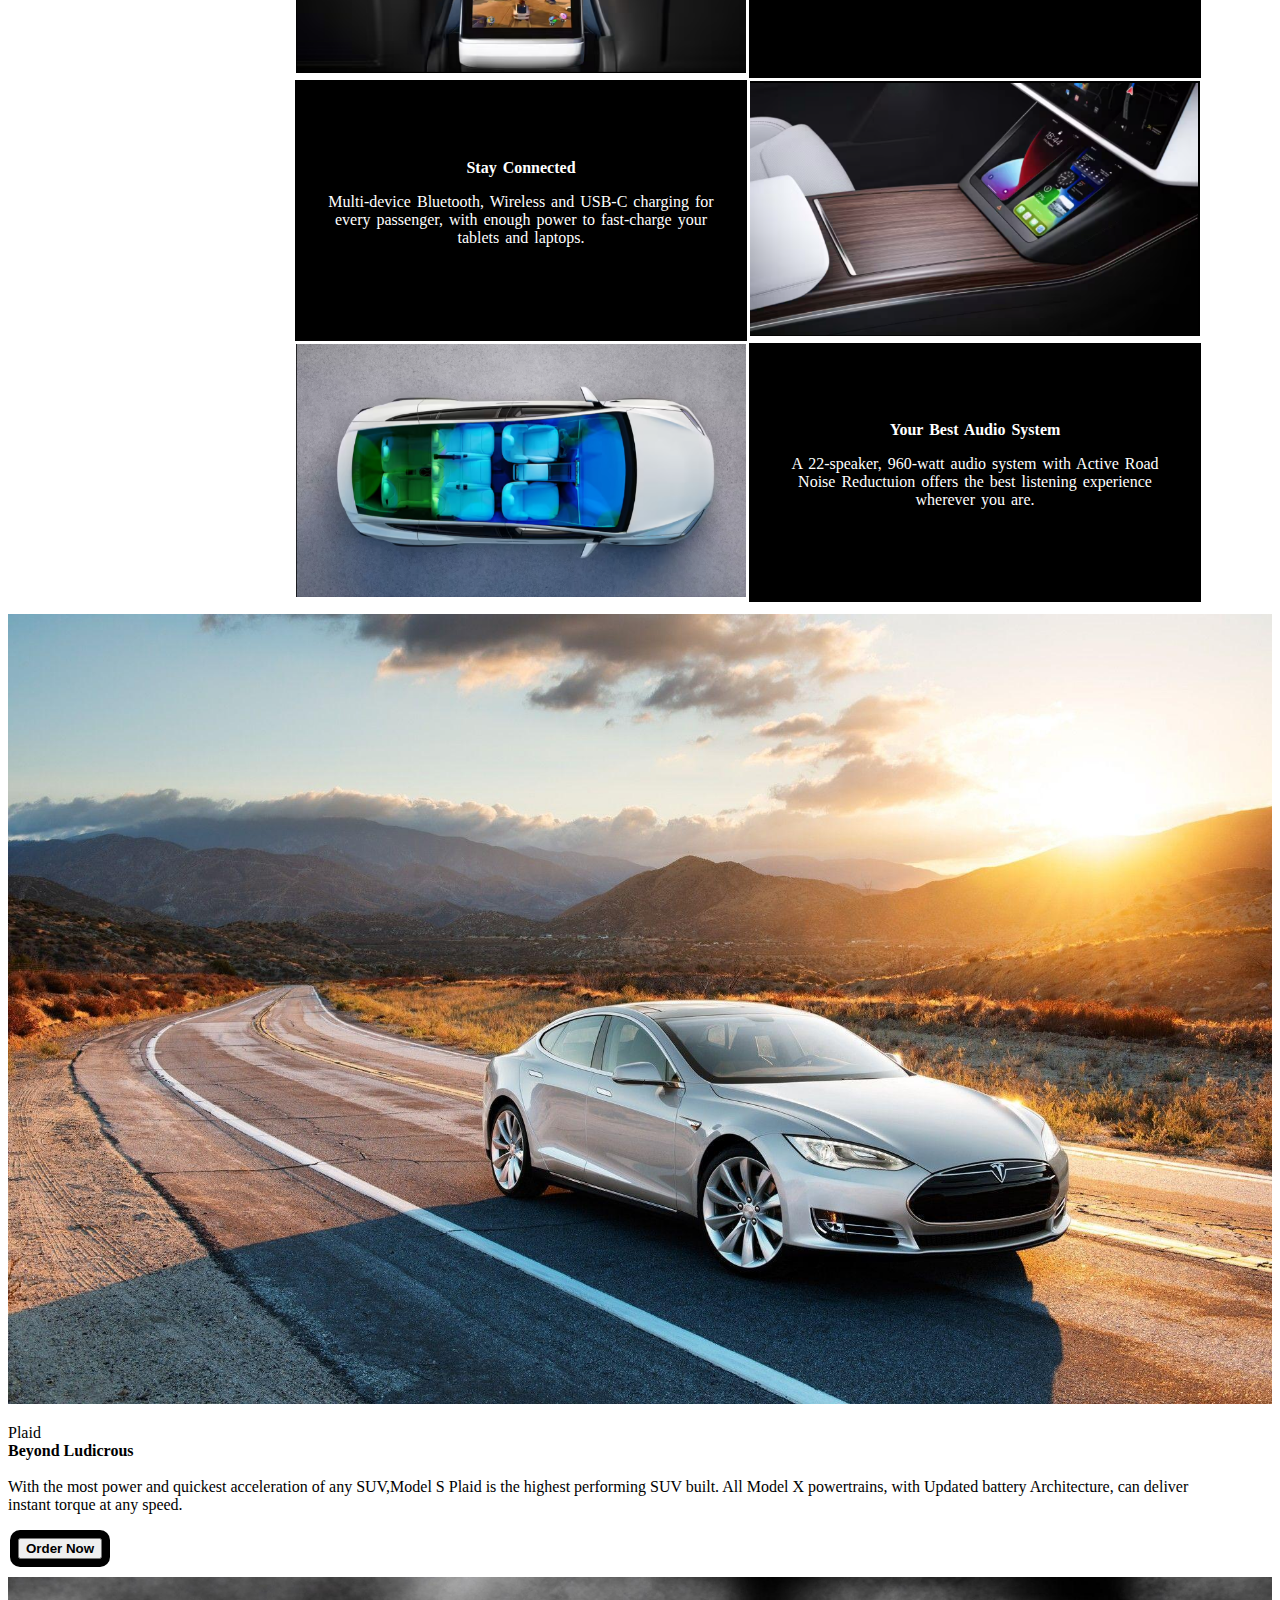
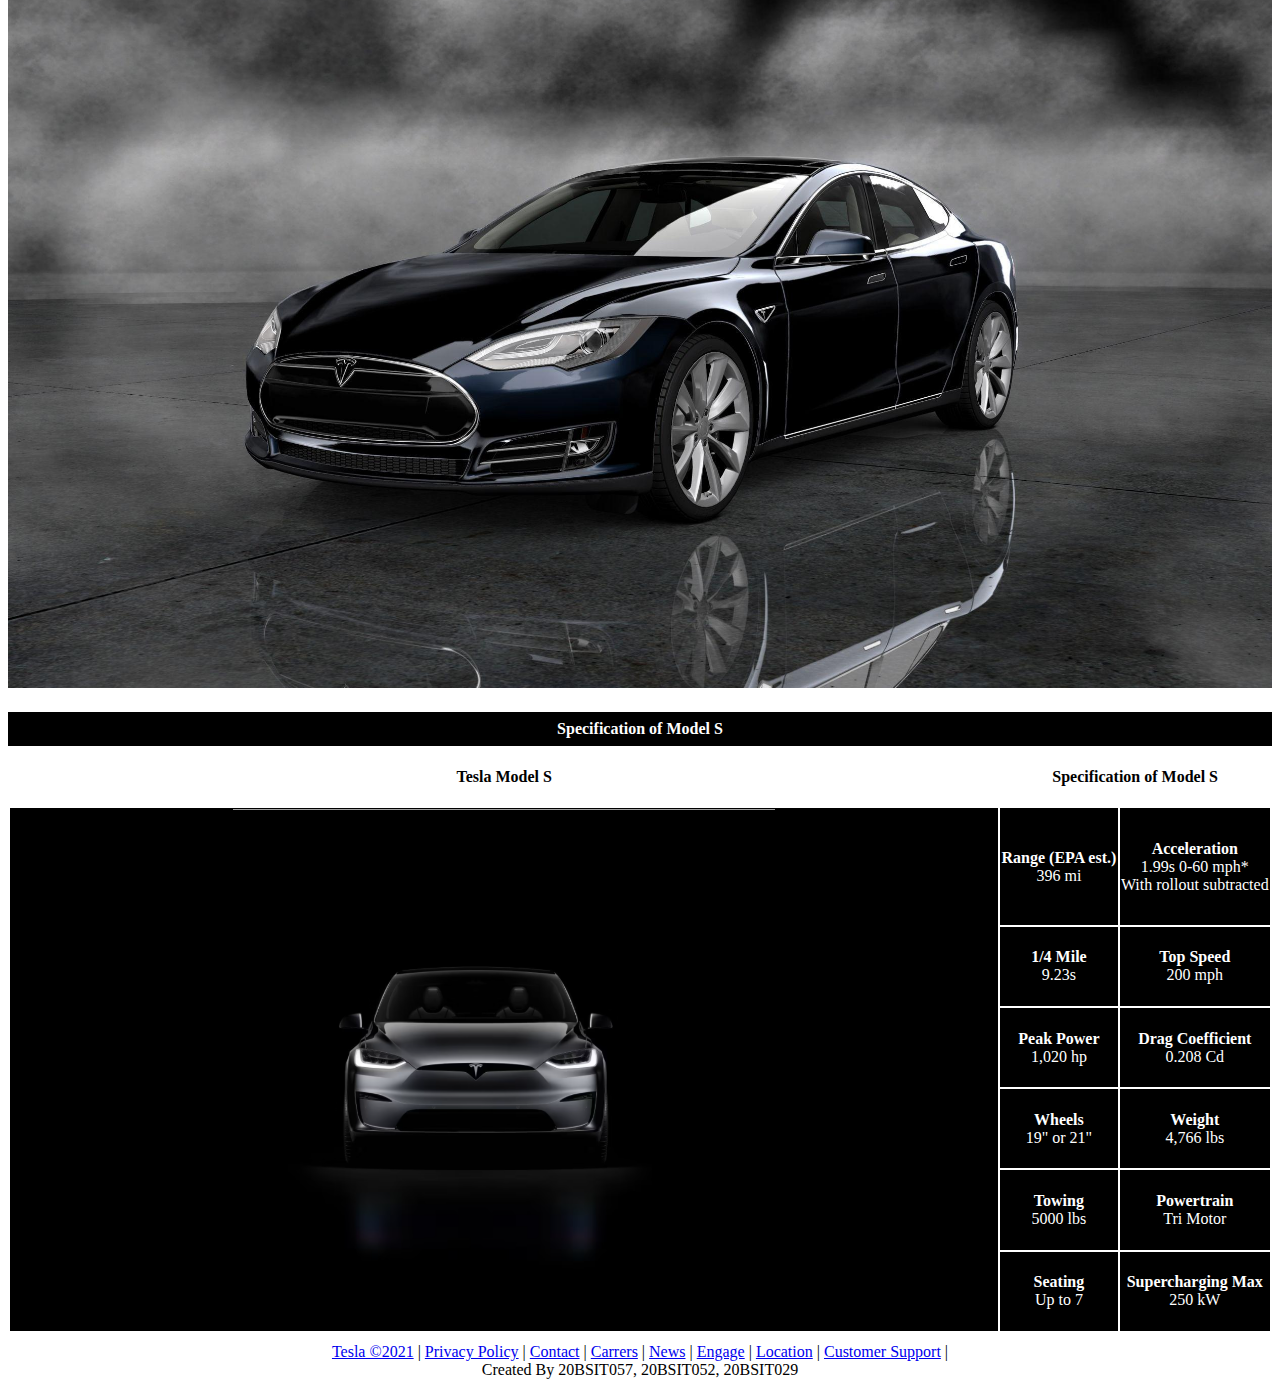
<file: models.html>
<!DOCTYPE html>
<html lang="en">
<head>
    <title>Model S</title>
    <link rel="stylesheet" type="text/css" href="model_s.css">
</head>
<body>
  <div class="header__announcement">
          <a href="Error.html">Read Tesla's 2020 Impact Report</a>
  </div>
    <div class="header__nav-section">
       <div>
            <img class="header__logo" src="tesla-logo-png-2244.png" width="120">
        </div>
          <div>
            <nav class="header__nav header__nav--main">
              <a href="models.html">Model S</a>
              <a href="model_3.html">Model 3</a>
              <a href="Model X.html">Model X</a>
              <a href="Model Y.html">Model Y</a>
              <a href="solar_roof.html">Solar Roof</a>
              <a href="solar.html">Solar Panel</a>
            </nav>
          </div>
            <div>
              <nav class="header__nav header__nav--sub">
              <a href="Error.html">Shop</a>
              <a href="Error.html">Account</a>
              <a href="Error.html">Menu</a>
              </nav>
            </div>
      </div>
        <div class="ispec3">
          <div class="headerimg">
             <img src="model_s.PNG" width="100%" height="10%">
          </div>
            <h1>396mi &nbsp; &nbsp; &nbsp; &nbsp; &nbsp; &nbsp; &nbsp; &nbsp; 1.99s &nbsp; &nbsp; &nbsp; &nbsp; 9.9s &nbsp; &nbsp; &nbsp; 1,020 hp </h1>
            <h4> Range (EPA est.)  &nbsp; &nbsp; &nbsp; &nbsp; &nbsp; &nbsp; &nbsp; &nbsp; &nbsp; &nbsp; &nbsp; &nbsp; &nbsp; 0-60 mph*  &nbsp; &nbsp; &nbsp; &nbsp; &nbsp; &nbsp; &nbsp;  1/4 Mile &nbsp; &nbsp; &nbsp; &nbsp; &nbsp; &nbsp; &nbsp; &nbsp; &nbsp;Peak Power</h4>
        </div>
  </div>

    <div class="slide_1">
      <p>All new Interior</p>
      <img src="interior_s.PNG" width="100%" height="10%">
  </div> 

   <div class="table">
      <table>
        <caption style="color: black;" ><b>Features</b></caption>
        <tr>
            <td><img src="table_img_1.PNG" width="450px"></td>
            <td align="center" style="background-color: black;" width="450px"> <b style="color: white;">Wireless Gaming</b> <p style="color: white;">Up to 10 teraflops of processing enables in-car<br>gaming on-par with today's newest consoles. Wireless<br>controller compatibility lets you game from any seat.</p></td>
        </tr>
        <tr>
            <td align="center" style="background-color: black;" width="450px"> <b style="color: white;">Stay Connected</b> <p style="color: white;">Multi-device Bluetooth, Wireless and USB-C charging for<br> every passenger, with enough power to fast-charge your<br> tablets and laptops.</p></td>
            <td><img src="table_img_2.PNG" width="450px"></td>
        </tr>
        <tr>
          <td><img src="table_img_3.PNG" width="450px"></td>
          <td align="center" style="background-color: black;" width="450px"> <b style="color: white;">Your Best Audio System</b><p style="color: white;">A 22-speaker, 960-watt audio system with Active Road<br>Noise Reductuion offers the best listening experience<br>wherever you are.</p></td>
      </tr>
      </table>
    </div>
          <div class="para">
                <img src="tesla_2.jpg" width="100%" height="10%">
                <p>Plaid<br><b>Beyond Ludicrous</b><br><br>With the most power and quickest acceleration of any SUV,Model S Plaid is the highest performing SUV built. All Model X powertrains, with Updated battery Architecture, can deliver<br>instant torque at any speed.</p>
               <div class="button">
                <button><b>Order Now</b></button>
              </div>
          </div>
          <div>
                <img src="tesla_4.jpg" width="100%" height="10%">
          </div>
          <div class="tablehead">
            <caption>Specification of Model S</caption>
          </div>
            <div class="table2">
              <table style="width:100%">
                <tr>
                  <th style="text-align: center;">Tesla Model S</th>
                  <th colspan="2" style="text-align: center;">Specification of Model S</th>
                </tr>
                <tr>
                  <td rowspan="13"><img src="table_img_4.PNG" width="55%"></td>
                  <td><strong>Range (EPA est.)</strong><br>396 mi</td>
                  <td><strong>Acceleration</strong><br>1.99s 0-60 mph*<br>With rollout subtracted</td>
                </tr>
                <tr>
                   
                  <td><strong>1/4 Mile</strong><br>9.23s</td>
                  <td><strong>Top Speed</strong><br>200 mph</td>
                </tr>
                <tr>
                   
                  <td><strong>Peak Power</strong><br>1,020 hp</td>
                  <td><strong>Drag Coefficient</strong><br>0.208 Cd</td>
                </tr>
                <tr>
                  
                  <td><strong>Wheels</strong><br>19" or 21"</td>
                  <td><strong>Weight</strong><br>4,766 lbs</td>
                </tr>
                <tr>
                   
                  <td><strong>Towing</strong><br>5000 lbs</td>
                  <td><strong>Powertrain</strong><br>Tri Motor</td>
                </tr>
                <tr>
                   
                  <td><strong>Seating</strong><br>Up to 7</td>
                  <td><strong>Supercharging Max</strong><br>250 kW</td>
                </tr>
              </table>
              </div>
               <div class="footer">
                 <footer>
                    <a href="Error.html">Tesla &#169;2021</a> |
                    <a href="Error.html">Privacy Policy</a> |
                    <a href="Error.html">Contact</a> |
                    <a href="Error.html">Carrers</a> | 
                    <a href="Error.html">News</a> |
                    <a href="Error.html">Engage</a> | 
                    <a href="Error.html">Location</a> |
                    <a href="Error.html">Customer Support</a> |
                 </footer>

                 <div class="Creator">
                  <caption>Created By 20BSIT057, 20BSIT052, 20BSIT029</caption>
                </div>
               </div>
</body>
</html>
</file>
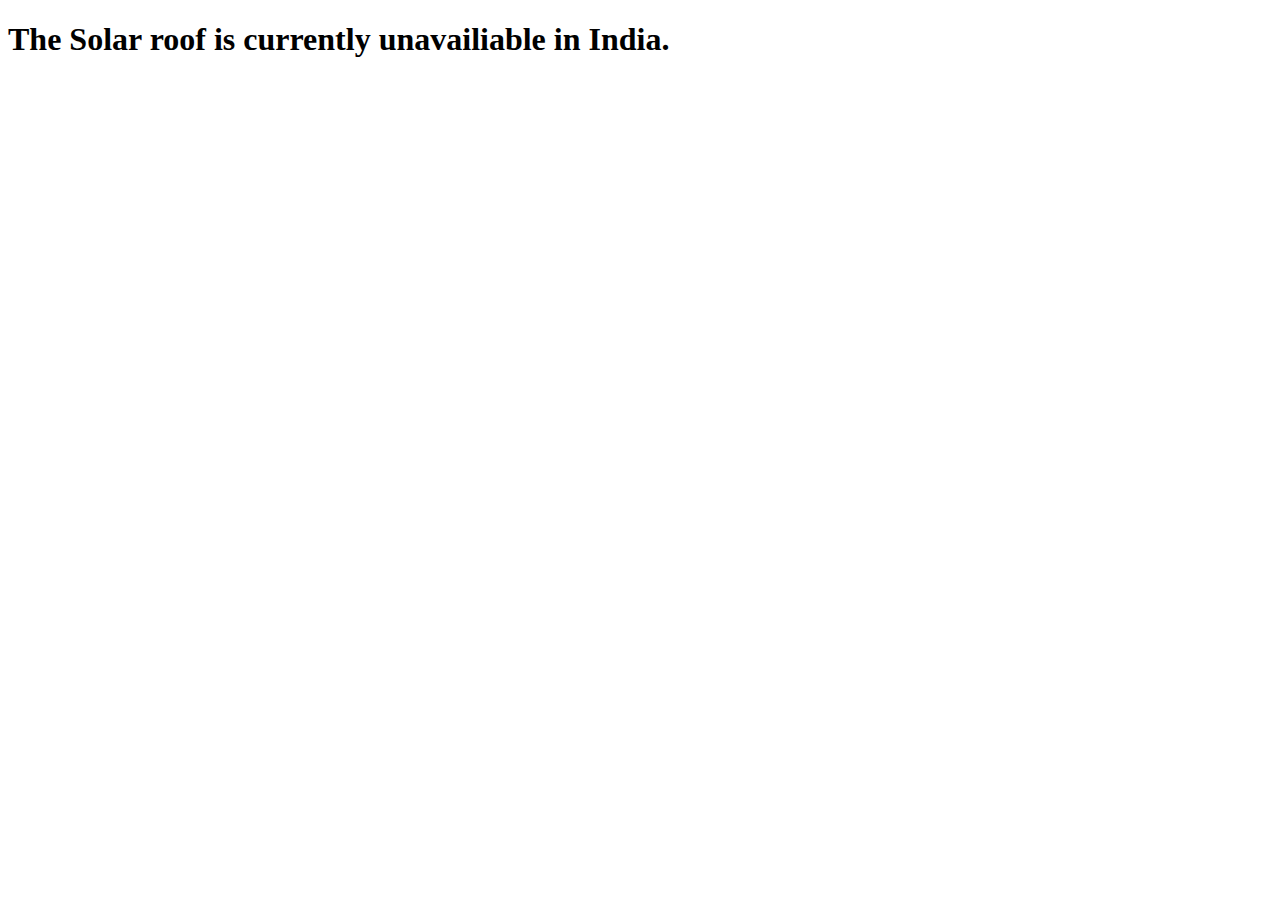
<file: solar.html>
<!DOCTYPE html>
<!--[if lt IE 7]>      <html class="no-js lt-ie9 lt-ie8 lt-ie7"> <![endif]-->
<!--[if IE 7]>         <html class="no-js lt-ie9 lt-ie8"> <![endif]-->
<!--[if IE 8]>         <html class="no-js lt-ie9"> <![endif]-->
<!--[if gt IE 8]>      <html class="no-js"> <!--<![endif]-->
<html>
    <head>
        <meta charset="utf-8">
        <meta http-equiv="X-UA-Compatible" content="IE=edge">
        <title>Solar roof</title>
        <meta name="description" content="">
        <meta name="viewport" content="width=device-width, initial-scale=1">
        <link rel="stylesheet" href="">
    </head>
    <body>
        <!--[if lt IE 7]>
            <p class="browsehappy">You are using an <strong>outdated</strong> browser. Please <a href="#">upgrade your browser</a> to improve your experience.</p>
        <![endif]--><h1>
            The Solar roof is currently unavailiable in India.
        </h1>
        
        <script src="" async defer></script>
    </body>
</html>
</file>
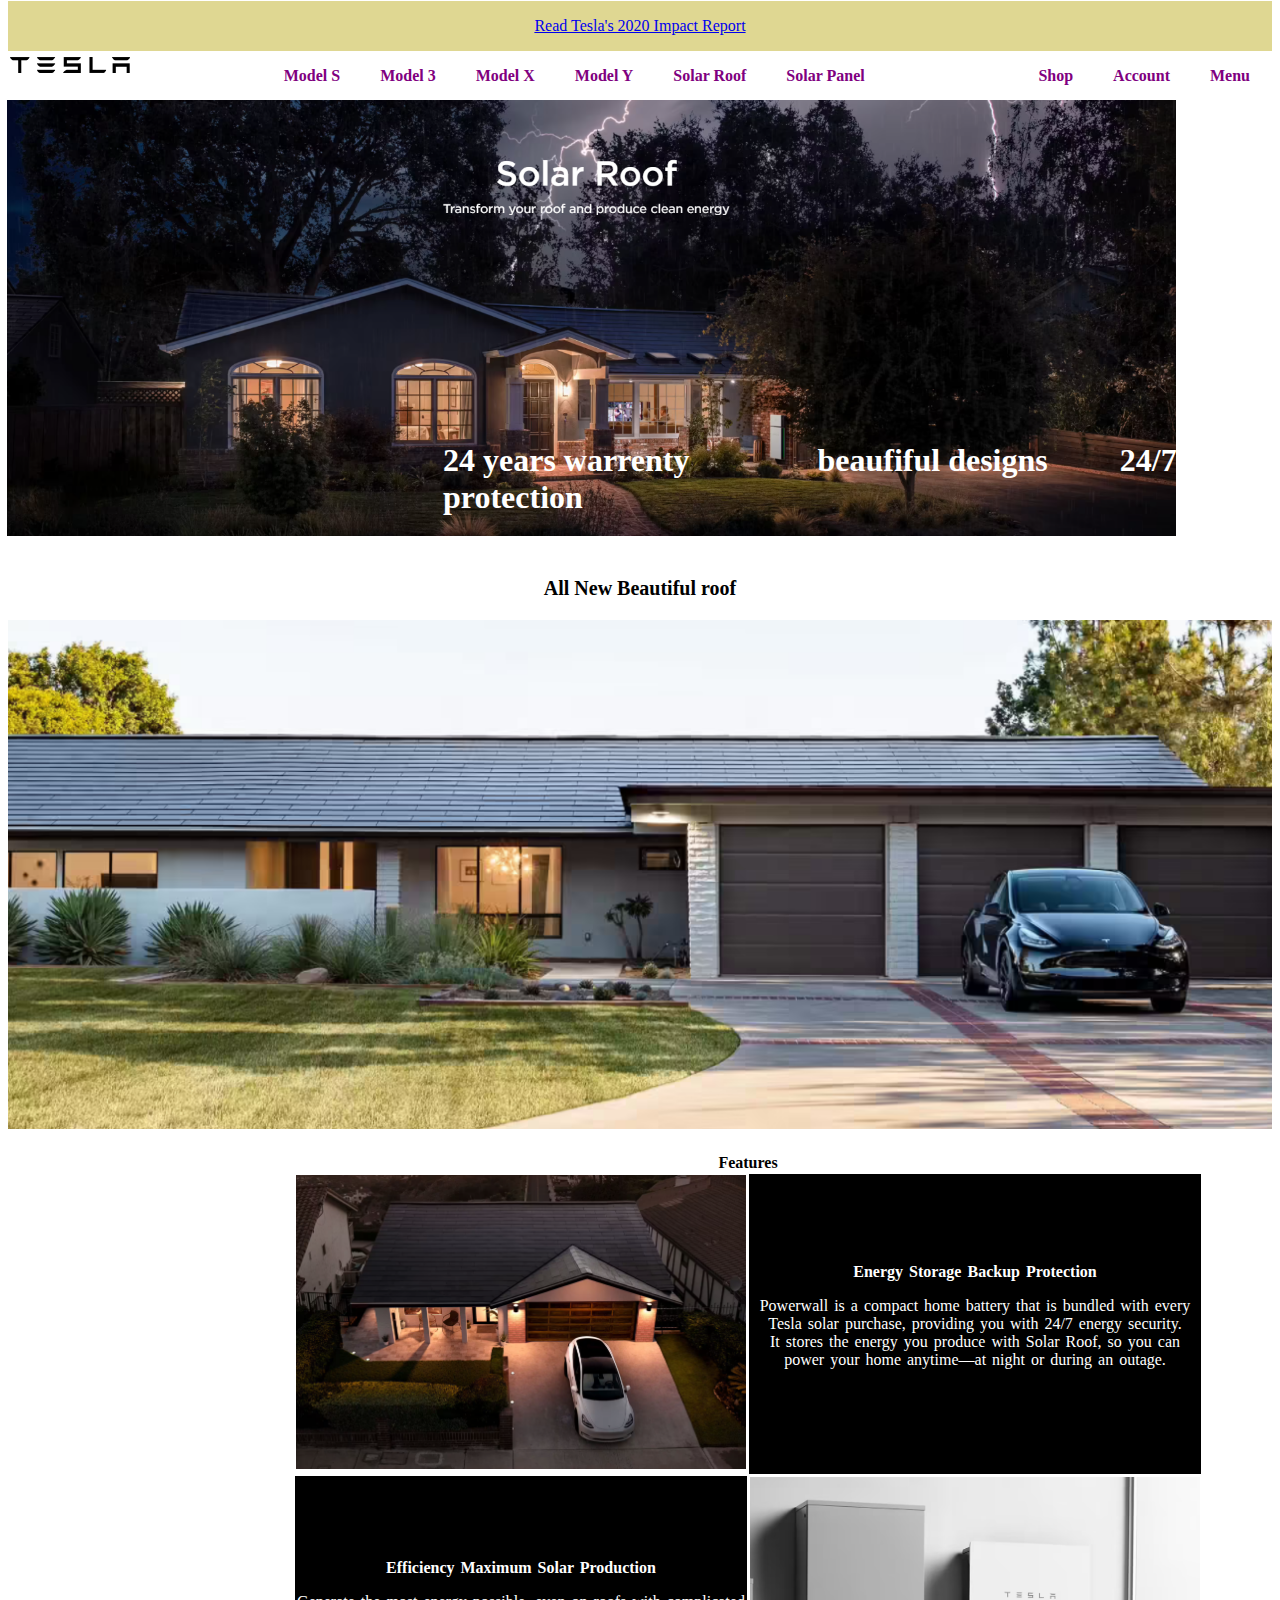
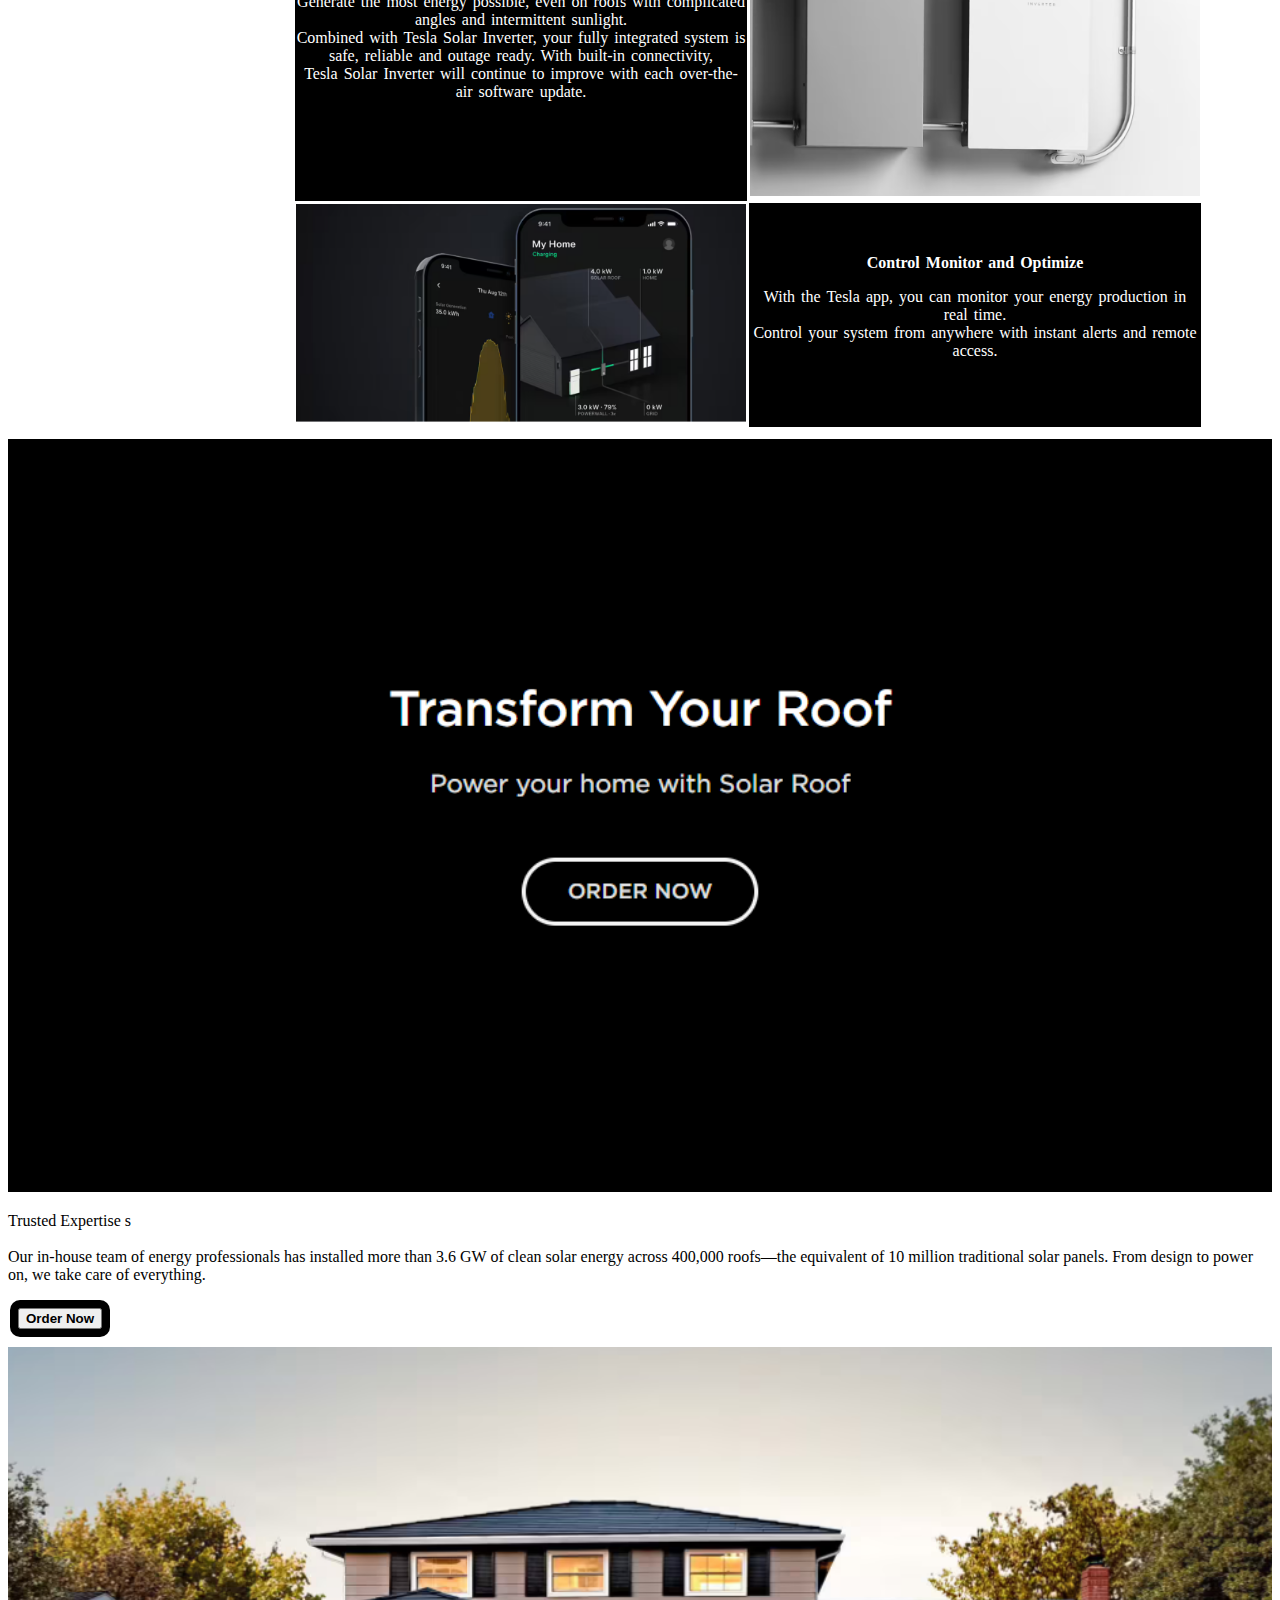
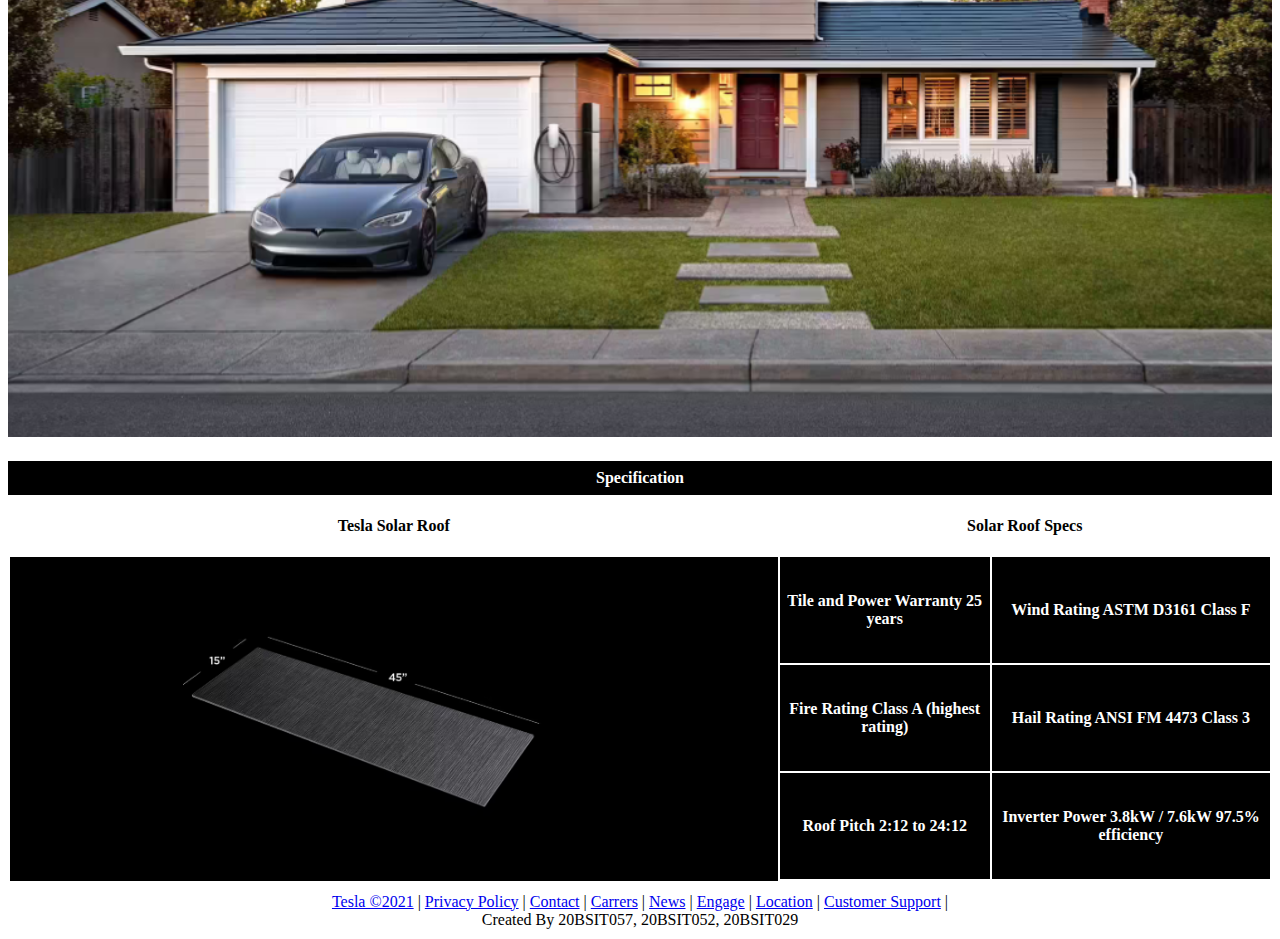
<file: solar_roof.html>
<!DOCTYPE html>
<html lang="en">
<head>
    <title>Model S</title>
    <link rel="stylesheet" type="text/css" href="sroof.css">
</head>
<body>
  <div class="header__announcement">
          <a href="Error.html">Read Tesla's 2020 Impact Report</a>
  </div>
    <div class="header__nav-section">
       <div>
            <img class="header__logo" src="tesla-logo-png-2244.png" width="120">
        </div>
          <div>
            <nav class="header__nav header__nav--main">
              <a href="models.html">Model S</a>
              <a href="model_3.html">Model 3</a>
              <a href="Model X.html">Model X</a>
              <a href="Model Y.html">Model Y</a>
              <a href="solar_roof.html">Solar Roof</a>
              <a href="solar.html">Solar Panel</a>
            </nav>
          </div>
            <div>
              <nav class="header__nav header__nav--sub">
              <a href="Error.html">Shop</a>
              <a href="Error.html">Account</a>
              <a href="Error.html">Menu</a>
              </nav>
            </div>
      </div>
        <div class="ispec3">
          <div class="headerimg">
             <img src="roof_main.PNG" width="100%" height="10%">
          </div>
            <h1>24 years warrenty&nbsp; &nbsp; &nbsp; &nbsp; &nbsp; &nbsp; &nbsp; &nbsp; beaufiful designs &nbsp; &nbsp; &nbsp; &nbsp; 24/7 protection &nbsp; &nbsp; &nbsp;  </h1>
            <h4>   &nbsp; &nbsp; &nbsp; &nbsp; &nbsp; &nbsp; &nbsp; &nbsp; &nbsp; &nbsp; &nbsp; &nbsp; &nbsp;   &nbsp; &nbsp; &nbsp; &nbsp; &nbsp; &nbsp; &nbsp;   &nbsp; &nbsp; &nbsp; &nbsp; &nbsp; &nbsp; &nbsp; &nbsp; &nbsp;</h4>
        </div>
  </div>

    <div class="slide_1">
      <p>All New Beautiful roof</p>
      <img src="roof_1.PNG" width="100%" height="10%">
  </div> 

   <div class="table">
      <table>
        <caption style="color: black;" ><b>Features</b></caption>
        <tr>
            <td><img src="r_gird_1.PNG" width="450px"></td>
            <td align="center" style="background-color: black;" width="450px"> <b style="color: white;">Energy Storage
              Backup Protection</b> <p style="color: white;">Powerwall is a compact home battery that is bundled with every Tesla solar purchase, providing you with 24/7 energy security.<br /> It stores the energy you produce with Solar Roof, so you can power your home anytime—at night or during an outage.</p></td>
        </tr>
        <tr>
            <td align="center" style="background-color: black;" width="450px"> <b style="color: white;">Efficiency
              Maximum Solar Production</b> <p style="color: white;">Generate the most energy possible, even on roofs with complicated angles and intermittent sunlight.<br /> Combined with Tesla Solar Inverter, your fully integrated system is safe, reliable and outage ready. With built-in connectivity, <br />Tesla Solar Inverter will continue to improve with each over-the-air software update.</p></td>
            <td><img src="r_gird_2.PNG" width="450px"></td>
        </tr>
        <tr>
          <td><img src="r_gird_3.PNG" width="450px"></td>
          <td align="center" style="background-color: black;" width="450px"> <b style="color: white;">Control
            Monitor and Optimize</b><p style="color: white;">With the Tesla app, you can monitor your energy production in real time.<br /> Control your system from anywhere with instant alerts and remote access.</p></td>
      </tr>
      </table>
    </div>
          <div class="para">
                <img src="trans_sroof.PNG" width="100%" height="10%">
                <p>Trusted Expertise
                  s</b><br><br>Our in-house team of energy professionals has installed more than 3.6 GW of clean solar energy across 400,000 roofs—the equivalent of 10 million traditional solar panels. From design to power on, we take care of everything.</p>
               <div class="button">
                <button><b>Order Now</b></button>
              </div>
          </div>
          <div>
                <img src="pay_sroof.PNG" width="100%" height="10%">
          </div>
          <div class="tablehead">
            <caption>Specification</caption>
          </div>
            <div class="table2">
              <table style="width:100%">
                <tr>
                  <th style="text-align: center;">Tesla Solar Roof</th>
                  <th colspan="2" style="text-align: center;">Solar Roof Specs</th>
                </tr>
                <tr>
                  <td rowspan="13"><img src="specs_sroof.PNG" width="55%"></td>
                  <td><strong>Tile and Power Warranty
                    25 years</td>
                  <td><strong>Wind Rating
                    ASTM D3161 Class F</td>
                </tr>
                <tr>
                   
                  <td><strong>Fire Rating
                    Class A (highest rating)</td>
                  <td><strong>Hail Rating
                    ANSI FM 4473 Class 3</td>
                </tr>
                <tr>
                   
                  <td><strong>Roof Pitch
                    2:12 to 24:12
                    </td>
                  <td><strong>Inverter Power
                    3.8kW / 7.6kW
                    97.5% efficiency</td>
                </tr>
                <tr>
                  
                  
                </tr>
              </table>
              </div>
               <div class="footer">
                 <footer>
                    <a href="Error.html">Tesla &#169;2021</a> |
                    <a href="Error.html">Privacy Policy</a> |
                    <a href="Error.html">Contact</a> |
                    <a href="Error.html">Carrers</a> | 
                    <a href="Error.html">News</a> |
                    <a href="Error.html">Engage</a> | 
                    <a href="Error.html">Location</a> |
                    <a href="Error.html">Customer Support</a> |
                 </footer>

                 <div class="Creator">
                  <caption>Created By 20BSIT057, 20BSIT052, 20BSIT029</caption>
                </div>
               </div>
</body>
</html>
</file>
<file: Model X.css>
.logo{
    float:none;
    font-size: 40px;
    margin-bottom: 40px;
    padding: 20px 20px;
}

.header__announcement {
    padding: 1rem;
    background-color: rgb(223, 215, 146);
    text-align: center;
    margin-top: -7px;
    margin-bottom: -8px;
  }

.header__nav-section {
    display: flex;
    justify-content: space-between;
    padding: 14px 2px;
    margin-bottom: -579px;
  }

.header__nav {
    position: relative;
    display: flex;
  }

.header__nav a {
    color:purple;
    text-decoration: none;
    padding: 10px 20px;
    font-weight: bold;
    background-color:white;
    margin-bottom: 10px;
  }

.ispec3{
    margin-top: 560px;
    margin-left: 435px;
    color:black;
  }

.headerimg {
    width: 141%;
    height: 10%;
    margin-left: -436px;
    margin-bottom: -119px;
}

.slide_1{
  text-align: center;
  font-size: 20px;
  font-weight: bold;
}
 
.table{
  padding: 20px;
  word-spacing: 2px;
  width: 80%;
  margin-left: 265px;
  margin-right: auto;
}

.para  {
    margin-top: -10px;
    margin-bottom: 10px;
  }

.para  p b {
  font-family: Georgia, 'Times New Roman', Times, serif;
}
.button {
  background-color: #000000;
  border: none;
  color: white;
  padding: 8px;
  text-align: center;
  text-decoration: none;
  display: inline-block;
  font-size: 16px;
  margin: 0px 2px;
  border-radius: 10px;
}

.tablehead {
  text-align: center;
  font-weight: bold;
  font-family: Georgia, 'Times New Roman', Times, serif;
  background-color:black;
  color: white;
  padding: 8px;
  margin-top: 20px;
  }

.table2  td {
  text-align: center;
  background-color: black;
  color: white;
}
.table2 th {
  padding: 20px;
}

.footer {
  text-align: center;
  font-family: Georgia, 'Times New Roman', Times, serif;
  font-size:12pt;
  margin-top: 10px;
  margin-bottom: 10px;
}

.creator {
  text-align: center;
  color: gray;
  padding: 10px;
}

.a visited {
  color: blue;
}

.a hover {
  color: red;
}

.a unvisited {
  color: purple;
}
</file>
<file: Model Y.css>
.logo{
    float:none;
    font-size: 40px;
    margin-bottom: 40px;
    padding: 20px 20px;
}

.header__announcement {
    padding: 1rem;
    background-color: rgb(223, 215, 146);
    text-align: center;
    margin-top: -7px;
    margin-bottom: -8px;
  }

.header__nav-section {
    display: flex;
    justify-content: space-between;
    padding: 14px 2px;
    margin-bottom: -579px;
  }

.header__nav {
    position: relative;
    display: flex;
  }

.header__nav a {
    color:purple;
    text-decoration: none;
    padding: 10px 20px;
    font-weight: bold;
    background-color:white;
    margin-bottom: 10px;
  }

.ispec3{
    margin-top: 560px;
    margin-left: 435px;
    color:black;
  }

.headerimg {
    width: 141%;
    height: 10%;
    margin-left: -436px;
    margin-bottom: -119px;

  }

.slide_1 {
  text-align:left;
  font-size: 30px;
  font-weight: bold;
  color: grey;
 }

.ispec4{
  margin-top: 13px;
  margin-left: 435px;
  color:black;
 }
.model_y2 {
    width: 141%;
    height: 10%;
    margin-left: -436px;
    margin-bottom: -150px;

  }

.table1 td, th {
    padding: 20px;
    text-align: left;
    background-color: white;
    color: black;
  }

.para {
  margin-top: -20px;
  margin-bottom: 10px;
  }
.para  p b {
  font-family:Georgia, 'Times New Roman', Times, serif;
  }

.button {
    background-color: #000000;
    border: none;
    color: white;
    padding: 8px;
    text-align: center;
    text-decoration: none;
    display: inline-block;
    font-size: 16px;
    margin: 0px 2px;
    border-radius: 12px;
  }

.table2 td th {
    padding:10px;
    text-align: left;
    color: black;
    margin-top: -30px;
  }

.table3 {
  font-family: Georgia, 'Times New Roman', Times, serif;
  }  

.tablehead {
  text-align: center;
  font-weight: bold;
  font-family: Georgia, 'Times New Roman', Times, serif;
  background-color:black;
  color: white;
  padding: 8px;
  }

.table4 td  {
  text-align: center;
  padding: 10px;
  background-color: black;
  color: white;
  }

.footer {
  text-align: center;
  font-family: Georgia, 'Times New Roman', Times, serif;
  font-size:12pt;
  margin-top: 10px;
  margin-bottom: 10px;
 }

.creator {
  text-align: center;
  color: gray;
  padding: 10px;
}

.a visited {
   color: blue;
 }

 .a hover {
   color: red;
 }

 .a unvisited {
   color: purple;
 }
</file>
<file: model_3.css>
.logo{
    float:none;
    font-size: 40px;
    margin-bottom: 40px;
    padding: 20px 20px;
}

.header__announcement {
    padding: 1rem;
    background-color: rgb(223, 215, 146);
    text-align: center;
    margin-top: -7px;
    margin-bottom: -8px;
  }

.header__nav-section {
    display: flex;
    justify-content: space-between;
    padding: 14px 2px;
    margin-bottom: -579px;
  }

.header__nav {
    position: relative;
    display: flex;
  }

.header__nav a {
    color:purple;
    text-decoration: none;
    padding: 10px 20px;
    font-weight: bold;
    background-color:white;
    margin-bottom: 10px;
  }

.ispec3{
    margin-top: 560px;
    margin-left: 435px;
    color:black;
  }

.headerimg {
    width: 141%;
    height: 10%;
    margin-left: -436px;
    margin-bottom: -119px;
}

.slide_1{
  text-align: center;
  font-size: 20px;
  font-weight: bold;
}
 
.table{
  padding: 20px;
  word-spacing: 2px;
  width: 80%;
  margin-left: 265px;
  margin-right: auto;
}

.para  {
    margin-top: -10px;
    margin-bottom: 10px;
  }

.para  p b {
  font-family: Georgia, 'Times New Roman', Times, serif;
}
.button {
  background-color: #000000;
  border: none;
  color: white;
  padding: 8px;
  text-align: center;
  text-decoration: none;
  display: inline-block;
  font-size: 16px;
  margin: 0px 2px;
  border-radius: 10px;
}

.tablehead {
  text-align: center;
  font-weight: bold;
  font-family: Georgia, 'Times New Roman', Times, serif;
  background-color:black;
  color: white;
  padding: 8px;
  margin-top: 20px;
  }

.table2  td {
  text-align: center;
  background-color: black;
  color: white;
}
.table2 th {
  padding: 20px;
}

.footer {
  text-align: center;
  font-family: Georgia, 'Times New Roman', Times, serif;
  font-size:12pt;
  margin-top: 10px;
  margin-bottom: 10px;
}

.creator {
  text-align: center;
  color: gray;
  padding: 10px;
}

.a visited {
  color: blue;
}

.a hover {
  color: red;
}

.a unvisited {
  color: purple;
}
</file>
<file: model_s.css>
.logo{
    float:none;
    font-size: 40px;
    margin-bottom: 40px;
    padding: 20px 20px;
}

.header__announcement {
    padding: 1rem;
    background-color: rgb(223, 215, 146);
    text-align: center;
    margin-top: -7px;
    margin-bottom: -8px;
  }

.header__nav-section {
    display: flex;
    justify-content: space-between;
    padding: 14px 2px;
    margin-bottom: -579px;
  }

.header__nav {
    position: relative;
    display: flex;
  }

.header__nav a {
    color:purple;
    text-decoration: none;
    padding: 10px 20px;
    font-weight: bold;
    background-color:white;
    margin-bottom: 10px;
  }

.ispec3{
    margin-top: 560px;
    margin-left: 435px;
    color:black;
  }

.headerimg {
    width: 141%;
    height: 10%;
    margin-left: -436px;
    margin-bottom: -119px;
}

.slide_1{
  text-align: center;
  font-size: 20px;
  font-weight: bold;
}
 
.table{
  padding: 20px;
  word-spacing: 2px;
  width: 80%;
  margin-left: 265px;
  margin-right: auto;
}

.para  {
    margin-top: -10px;
    margin-bottom: 10px;
  }

.para  p b {
  font-family: Georgia, 'Times New Roman', Times, serif;
}
.button {
  background-color: #000000;
  border: none;
  color: white;
  padding: 8px;
  text-align: center;
  text-decoration: none;
  display: inline-block;
  font-size: 16px;
  margin: 0px 2px;
  border-radius: 10px;
}

.tablehead {
  text-align: center;
  font-weight: bold;
  font-family: Georgia, 'Times New Roman', Times, serif;
  background-color:black;
  color: white;
  padding: 8px;
  margin-top: 20px;
  }

.table2  td {
  text-align: center;
  background-color: black;
  color: white;
}
.table2 th {
  padding: 20px;
}

.footer {
  text-align: center;
  font-family: Georgia, 'Times New Roman', Times, serif;
  font-size:12pt;
  margin-top: 10px;
  margin-bottom: 10px;
}

.creator {
  text-align: center;
  color: gray;
  padding: 10px;
}

.a visited {
  color: blue;
}

.a hover {
  color: red;
}

.a unvisited {
  color: purple;
}
</file>
<file: sroof.css>
.logo{
    float:none;
    font-size: 40px;
    margin-bottom: 40px;
    padding: 20px 20px;
}

.header__announcement {
    padding: 1rem;
    background-color: rgb(223, 215, 146);
    text-align: center;
    margin-top: -7px;
    margin-bottom: -8px;
  }

.header__nav-section {
    display: flex;
    justify-content: space-between;
    padding: 14px 2px;
    margin-bottom: -579px;
  }

.header__nav {
    position: relative;
    display: flex;
  }

.header__nav a {
    color:purple;
    text-decoration: none;
    padding: 10px 20px;
    font-weight: bold;
    background-color:white;
    margin-bottom: 10px;
  }

.ispec3{
    margin-top: 560px;
    margin-left: 435px;
    color:white;
  }

.headerimg {
    width: 141%;
    height: 10%;
    margin-left: -436px;
    margin-bottom: -119px;
}

.slide_1{
  text-align: center;
  font-size: 20px;
  font-weight: bold;
}
 
.table{
  padding: 20px;
  word-spacing: 2px;
  width: 80%;
  margin-left: 265px;
  margin-right: auto;
}

.para  {
    margin-top: -10px;
    margin-bottom: 10px;
  }

.para  p b {
  font-family: Georgia, 'Times New Roman', Times, serif;
}
.button {
  background-color: #000000;
  border: none;
  color: white;
  padding: 8px;
  text-align: center;
  text-decoration: none;
  display: inline-block;
  font-size: 16px;
  margin: 0px 2px;
  border-radius: 10px;
}

.tablehead {
  text-align: center;
  font-weight: bold;
  font-family: Georgia, 'Times New Roman', Times, serif;
  background-color:black;
  color: white;
  padding: 8px;
  margin-top: 20px;
  }

.table2  td {
  text-align: center;
  background-color: black;
  color: white;
}
.table2 th {
  padding: 20px;
}

.footer {
  text-align: center;
  font-family: Georgia, 'Times New Roman', Times, serif;
  font-size:12pt;
  margin-top: 10px;
  margin-bottom: 10px;
}

.creator {
  text-align: center;
  color: gray;
  padding: 10px;
}

.a visited {
  color: blue;
}

.a hover {
  color: red;
}

.a unvisited {
  color: purple;
}
</file>
